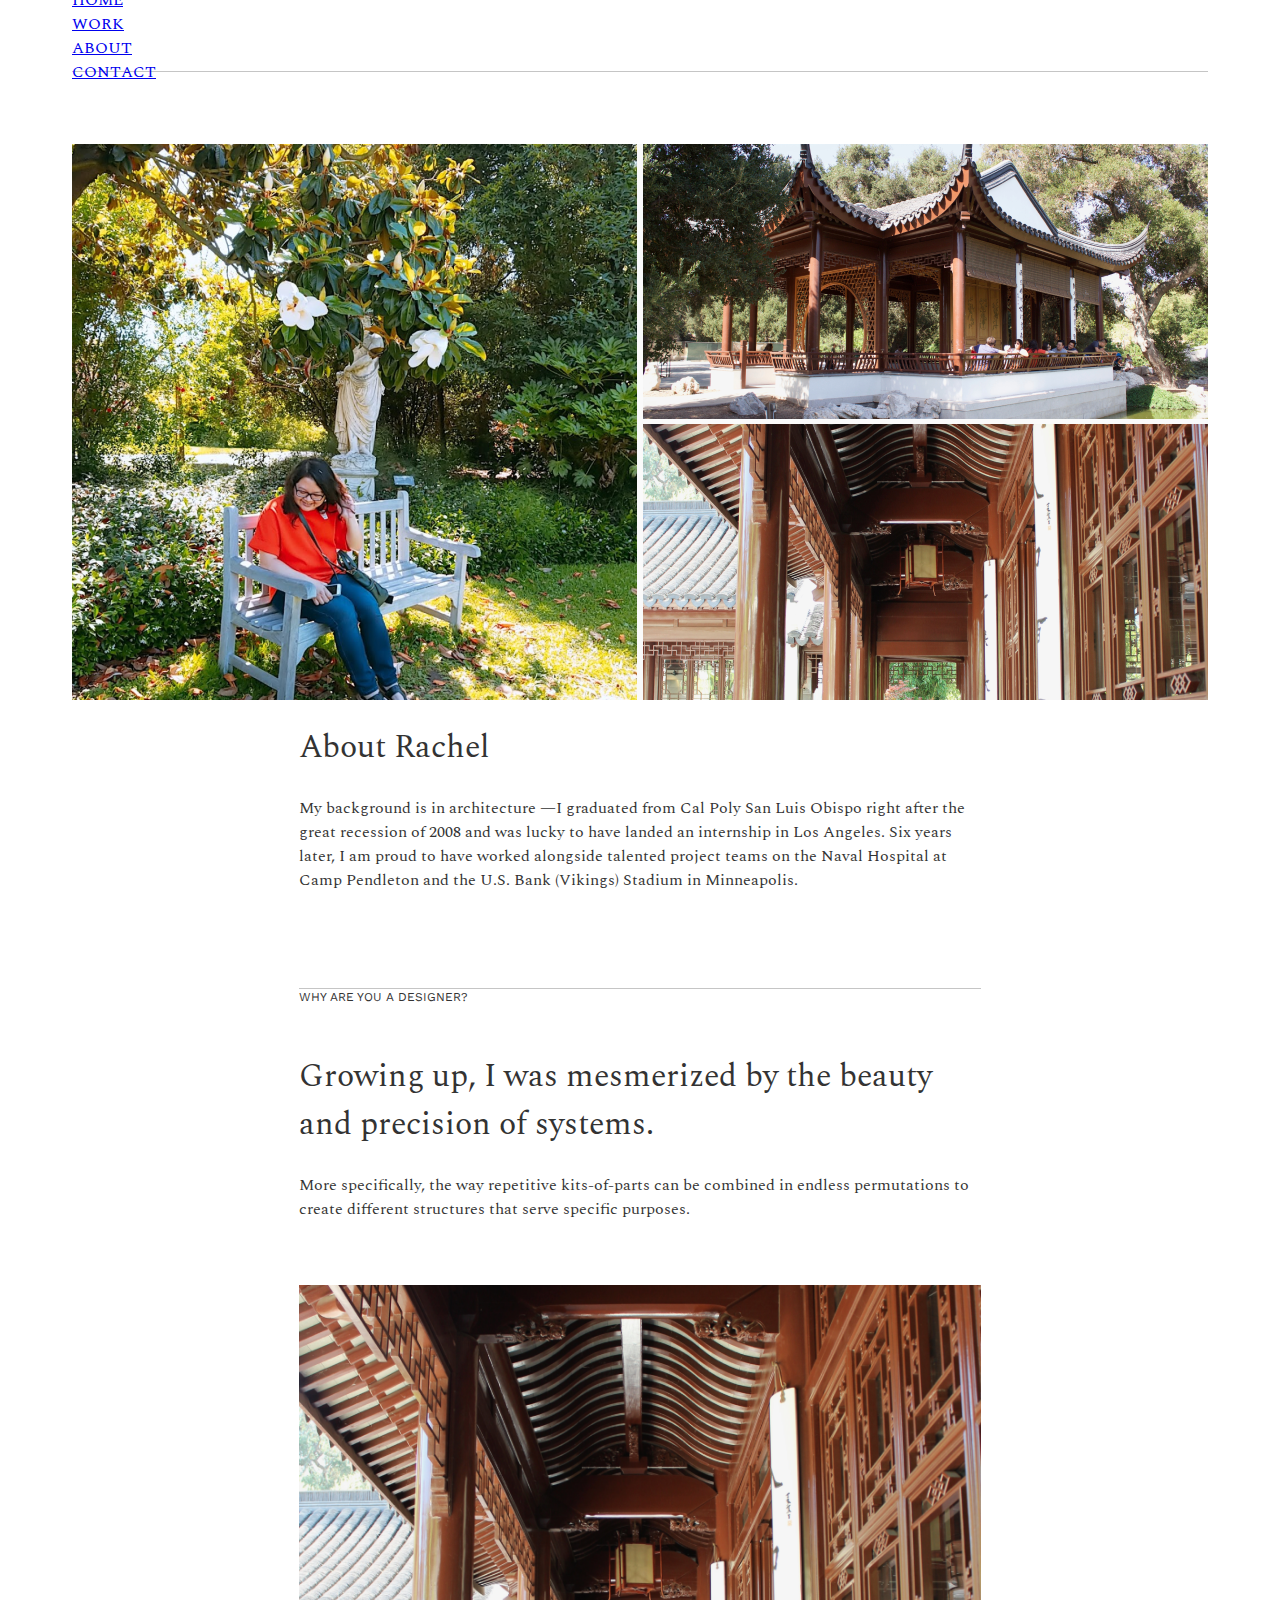
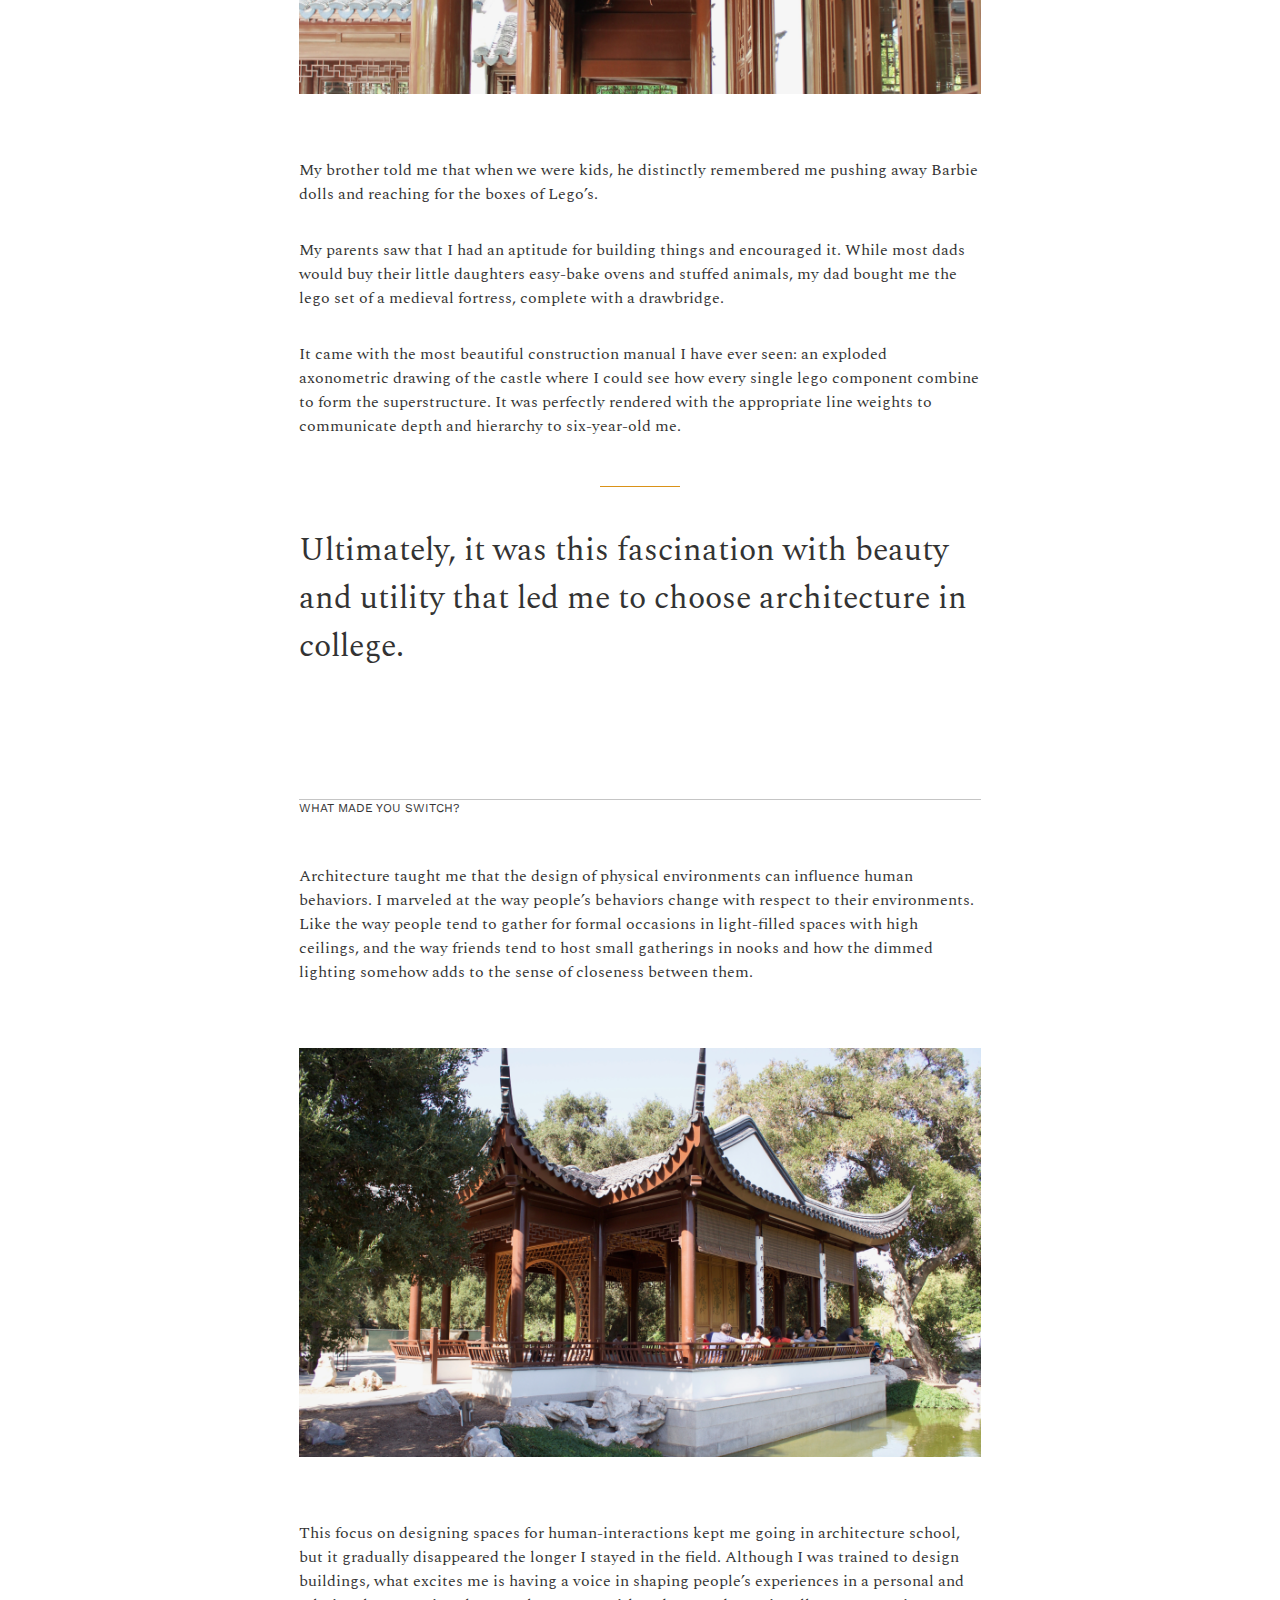
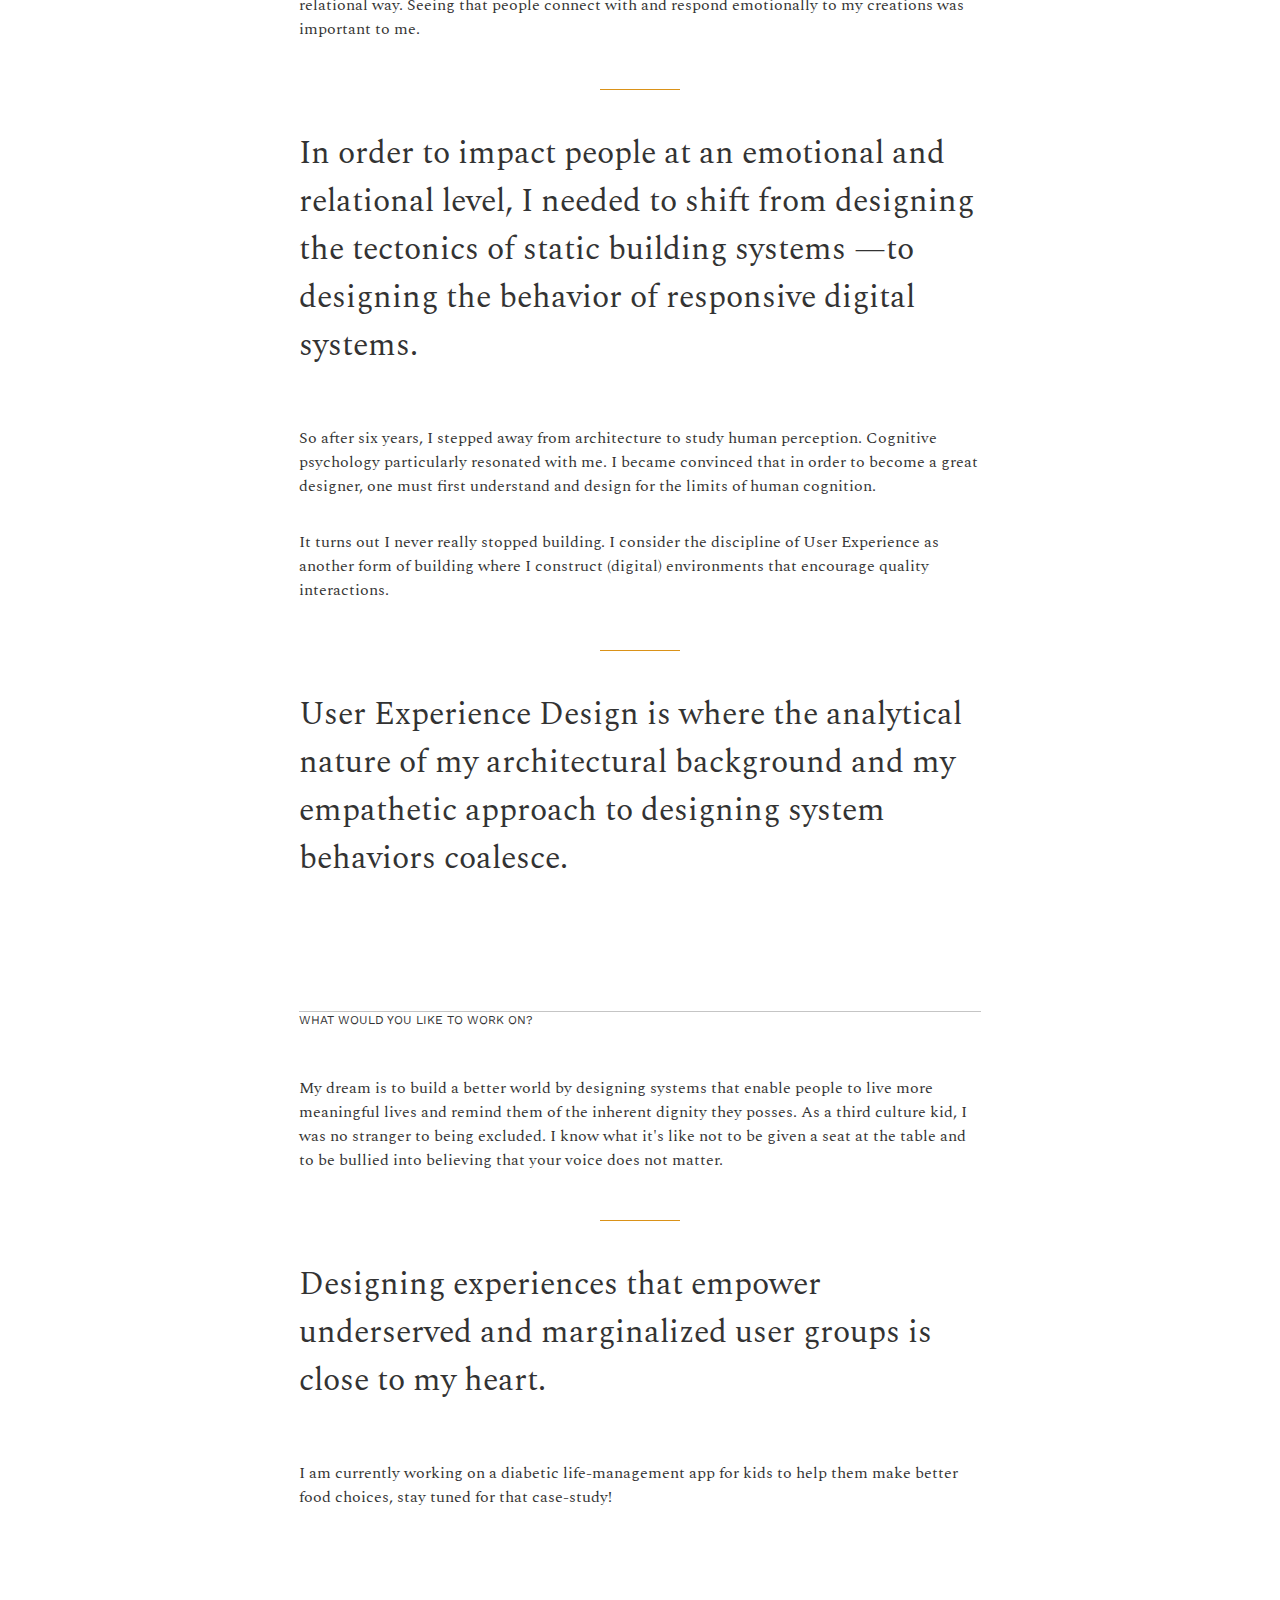
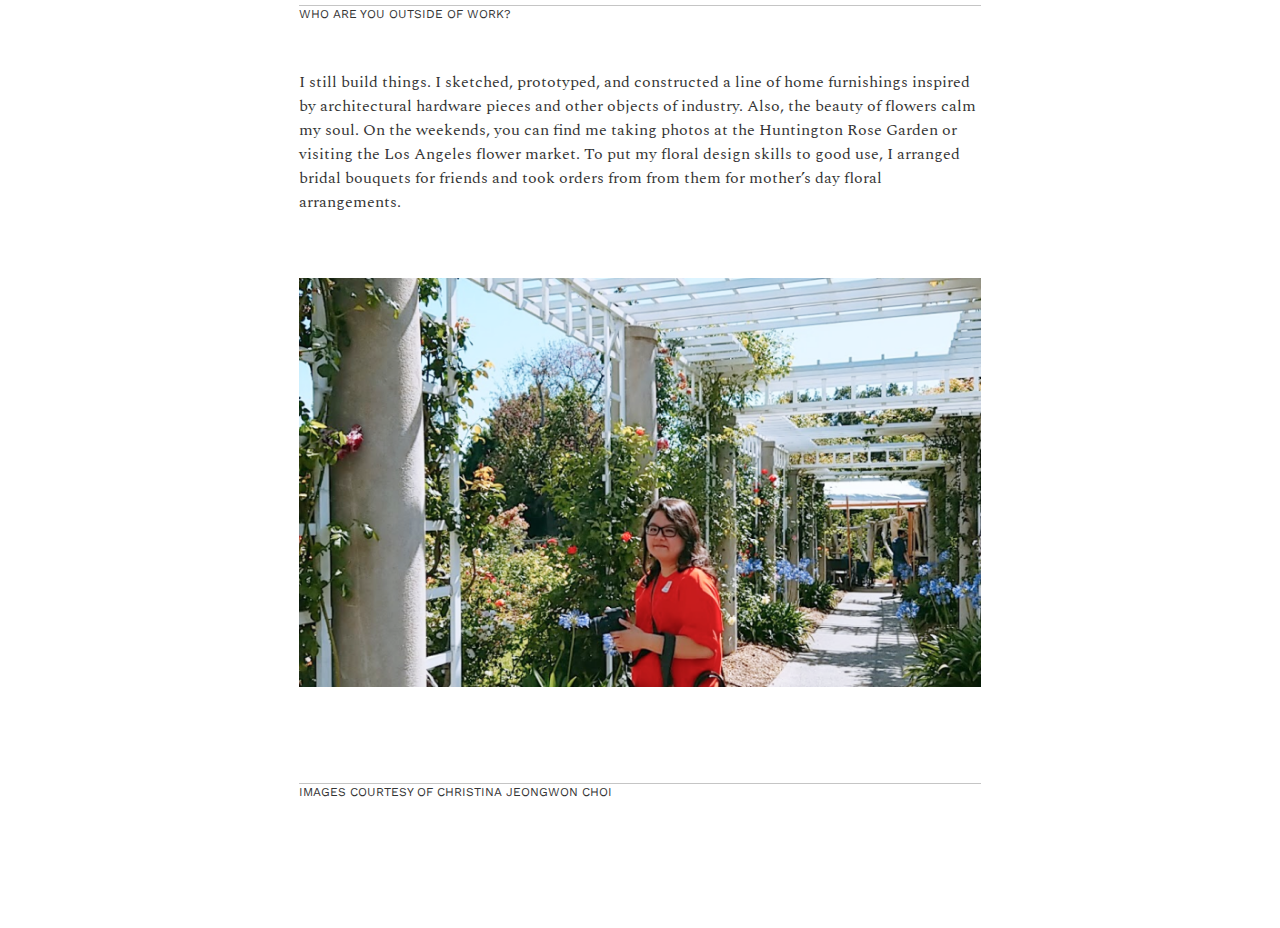
<file: about.html>
<!DOCTYPE html>
<html lang="en" dir="ltr">
<head>
  <meta charset="utf-8">
  <title>Rachel's UX Portfolio: About</title>
  <meta name="viewport" content="width=device-width, initial-scale=1">
  <!-- Reset.css -->
  <link rel="stylesheet" href="css/reset.css">
  <!-- master.css -->
  <link rel="stylesheet" href="css/about.css">
  <!-- googlefonts -->
  <link href="https://fonts.googleapis.com/css?family=Spectral:500,600" rel="stylesheet">
  <link href="https://fonts.googleapis.com/css?family=Work+Sans:300,500,600" rel="stylesheet">
  <link href="https://fonts.googleapis.com/css?family=Fira+Mono" rel="stylesheet">
  <!-- Font Awesome -->
  <link rel="stylesheet" href="https://use.fontawesome.com/releases/v5.1.0/css/all.css" integrity="sha384-lKuwvrZot6UHsBSfcMvOkWwlCMgc0TaWr+30HWe3a4ltaBwTZhyTEggF5tJv8tbt" crossorigin="anonymous">
</head>
<body>

  <div class="container">
    <main>

      <header>
        <div class="ralogo"></div>
        <nav class="nav-main">
          <ul class="menu">
            <li><a href="index.html">HOME</a></li>
            <li><a href="#">WORK</a></li>
            <li><a href="about.html">ABOUT</a></li>
            <li><a href="#">CONTACT</a></li>
          </ul>
        </nav>
      </header>

        <div class="hero-content">
          <div class="hero-left">
            <img class="hero-big" src="assets/about/1x/about1.png" />
          </div>
          <div class="hero-right">
              <img class="hero-small" src="assets/about/1x/about2.png" />
              <img class="hero-small" src="assets/about/1x/about3.png" />
          </div>
        </div>
      <div class="about">
        <h3 class="centered-title">About Rachel</h3>
        <p>My background is in architecture —I graduated from Cal Poly San Luis Obispo right after the great recession of 2008 and was lucky to have landed an internship in Los Angeles.  Six years later, I am proud to have worked alongside talented project teams on the Naval Hospital at Camp Pendleton and the U.S. Bank (Vikings) Stadium in Minneapolis. </p>
        <!-- section1 -->
        <div class="section-separator">
          <h5>WHY ARE YOU A DESIGNER?</h5>
        </div>
        <h3>Growing up, I was mesmerized by the beauty and precision of systems.</h3>
        <p>More specifically, the way repetitive kits-of-parts can be combined in endless permutations to create different structures that serve specific purposes.</p>
        <div class="img-contain1">
          <img class="img-incontain1" src="assets/about/1x/about4.png" />
        </div>
        <p>My brother told me that when we were kids, he distinctly remembered me pushing away Barbie dolls and reaching for the boxes of Lego’s. </p>
        <p>My parents saw that I had an aptitude for building things and encouraged it. While most dads would buy their little daughters easy-bake ovens and stuffed animals, my dad bought me the lego set of a medieval fortress, complete with a drawbridge.</p>
        <p>It came with the most beautiful construction manual I have ever seen: an exploded axonometric drawing of the castle where I could see how every single lego component combine to form the superstructure. It was perfectly rendered with the appropriate line weights to communicate depth and hierarchy  to six-year-old me.</p>
        <div class="page-separator"></div>
        <h3 class="pullquotes">Ultimately, it was this fascination with beauty and utility that led me to choose architecture in college.</h3>
        <!-- section2 -->
        <div class="section-separator">
          <h5>WHAT MADE YOU SWITCH?</h5>
        </div>
        <p>Architecture taught me that the design of physical environments can influence human behaviors. I marveled at the way people’s behaviors change with respect to their environments. Like the way people tend to gather for formal occasions in light-filled spaces with high ceilings, and the way friends tend to host small gatherings in nooks and how the dimmed lighting somehow adds to the sense of closeness between them.</p>
        <div class="img-contain1">
          <img class="img-incontain1" src="assets/about/1x/about5.png" />
        </div>
        <p>This focus on designing spaces for human-interactions kept me going in architecture school, but it gradually disappeared the longer I stayed in the field. Although I was trained to design buildings, what excites me is having a voice in shaping people’s experiences in a personal and relational way. Seeing that people connect with and respond emotionally to my creations was important to me.</p>
        <div class="page-separator"></div>
        <h3 class="pullquotes">In order to impact people at an emotional and relational level, I needed to shift from designing the tectonics of static building systems —to designing the behavior of responsive digital systems.</h3>
        <p>So after six years, I stepped away from architecture to study human perception. Cognitive psychology particularly resonated with me. I became convinced that in order to become a great designer, one must first understand and design for the limits of human cognition. </p>
        <p>It turns out I never really stopped building. I consider the discipline of User Experience as another form of building where I construct (digital) environments that encourage quality interactions.</p>
        <div class="page-separator"></div>
        <h3 class="pullquotes">User Experience Design is where the analytical nature of my architectural background and my empathetic approach to designing system behaviors coalesce.</h3>
        <!-- section3 -->
        <div class="section-separator">
          <h5>WHAT WOULD YOU LIKE TO WORK ON?</h5>
        </div>
        <p>My dream is to build a better world by designing systems that enable people to live more meaningful lives and remind them of the inherent dignity they posses.  As a third culture kid, I was no stranger to being excluded. I know what it's like not to be given a seat at the table and to be bullied into believing that your voice does not matter.</p>
        <div class="page-separator"></div>
        <h3 class="pullquotes">Designing experiences that empower underserved and  marginalized user groups is close to my heart.</h3>
        <p>I am currently working on a diabetic life-management app for kids to help them make better food choices, stay tuned for that case-study!</p>
        <!-- section4 -->
        <div class="section-separator">
          <h5>WHO ARE YOU OUTSIDE OF WORK?</h5>
        </div>
        <p>I still build things. I sketched, prototyped, and constructed  a line of home furnishings inspired by architectural hardware pieces and other objects of industry. Also, the beauty of flowers calm my soul. On the weekends, you can find me taking photos at the Huntington Rose Garden or visiting the Los Angeles flower market. To put my floral design skills to good use, I arranged bridal bouquets for friends and took orders from from them for mother’s day floral arrangements.</p>
        <div class="img-contain1">
          <img class="img-incontain1" src="assets/about/1x/about6.png" />
        </div>
        <div class="section-separator">
          <h5>IMAGES COURTESY OF CHRISTINA JEONGWON CHOI</h5>
        </div>
      </div>  <!-- .about -->
    </main>
  </div>  <!-- .container -->
</body>
</html>
</file>
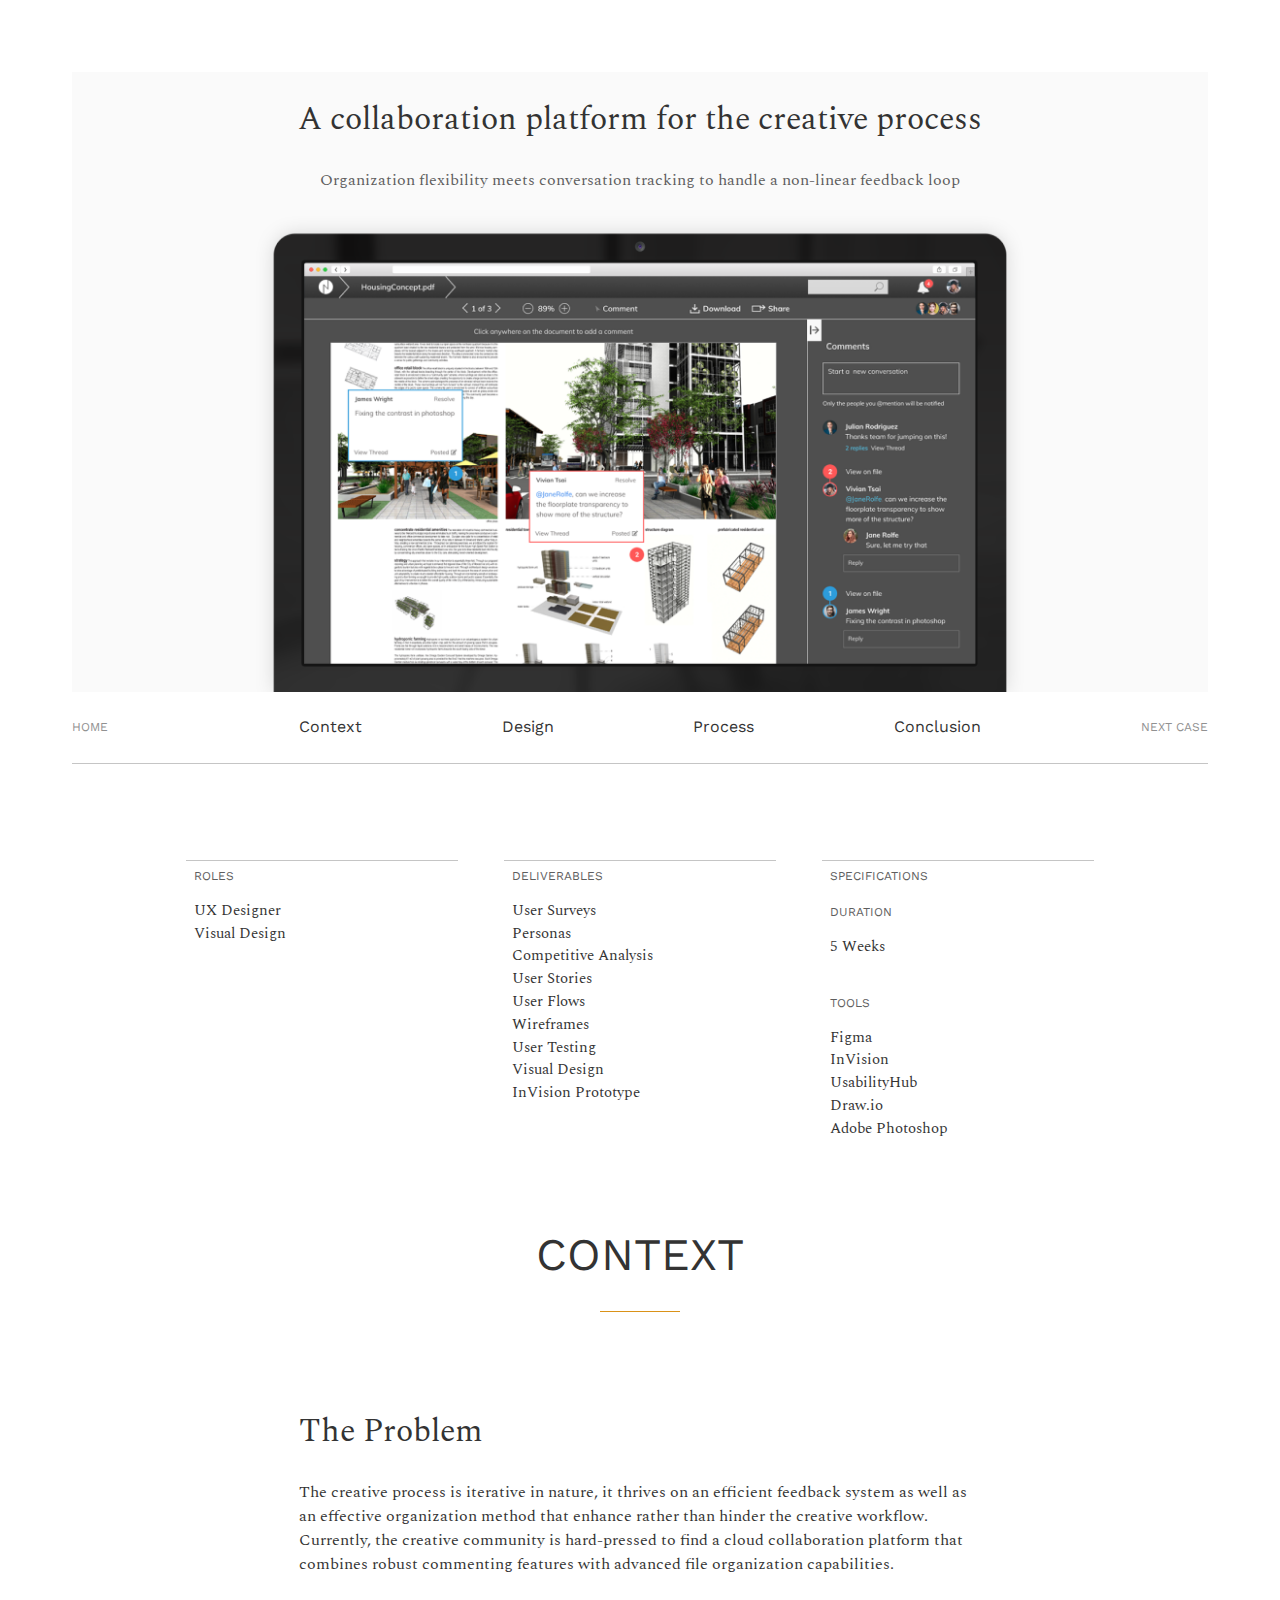
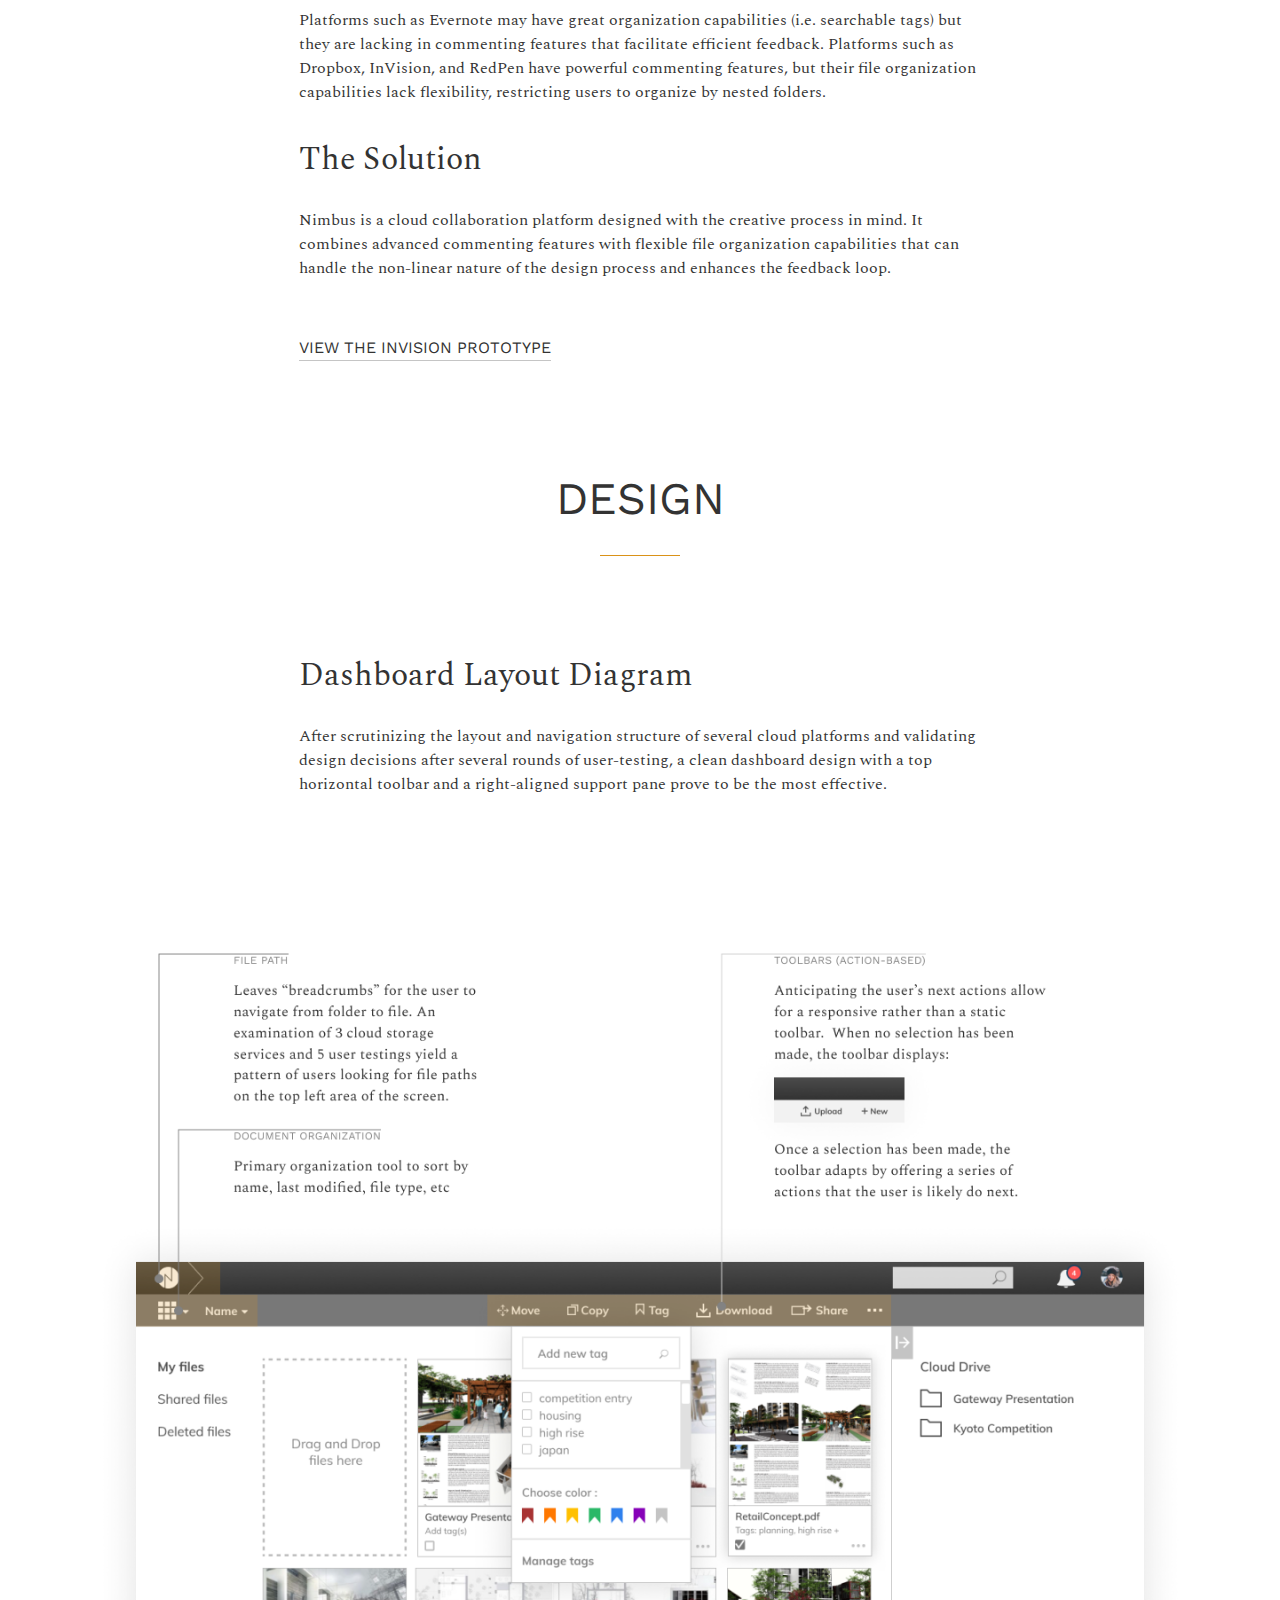
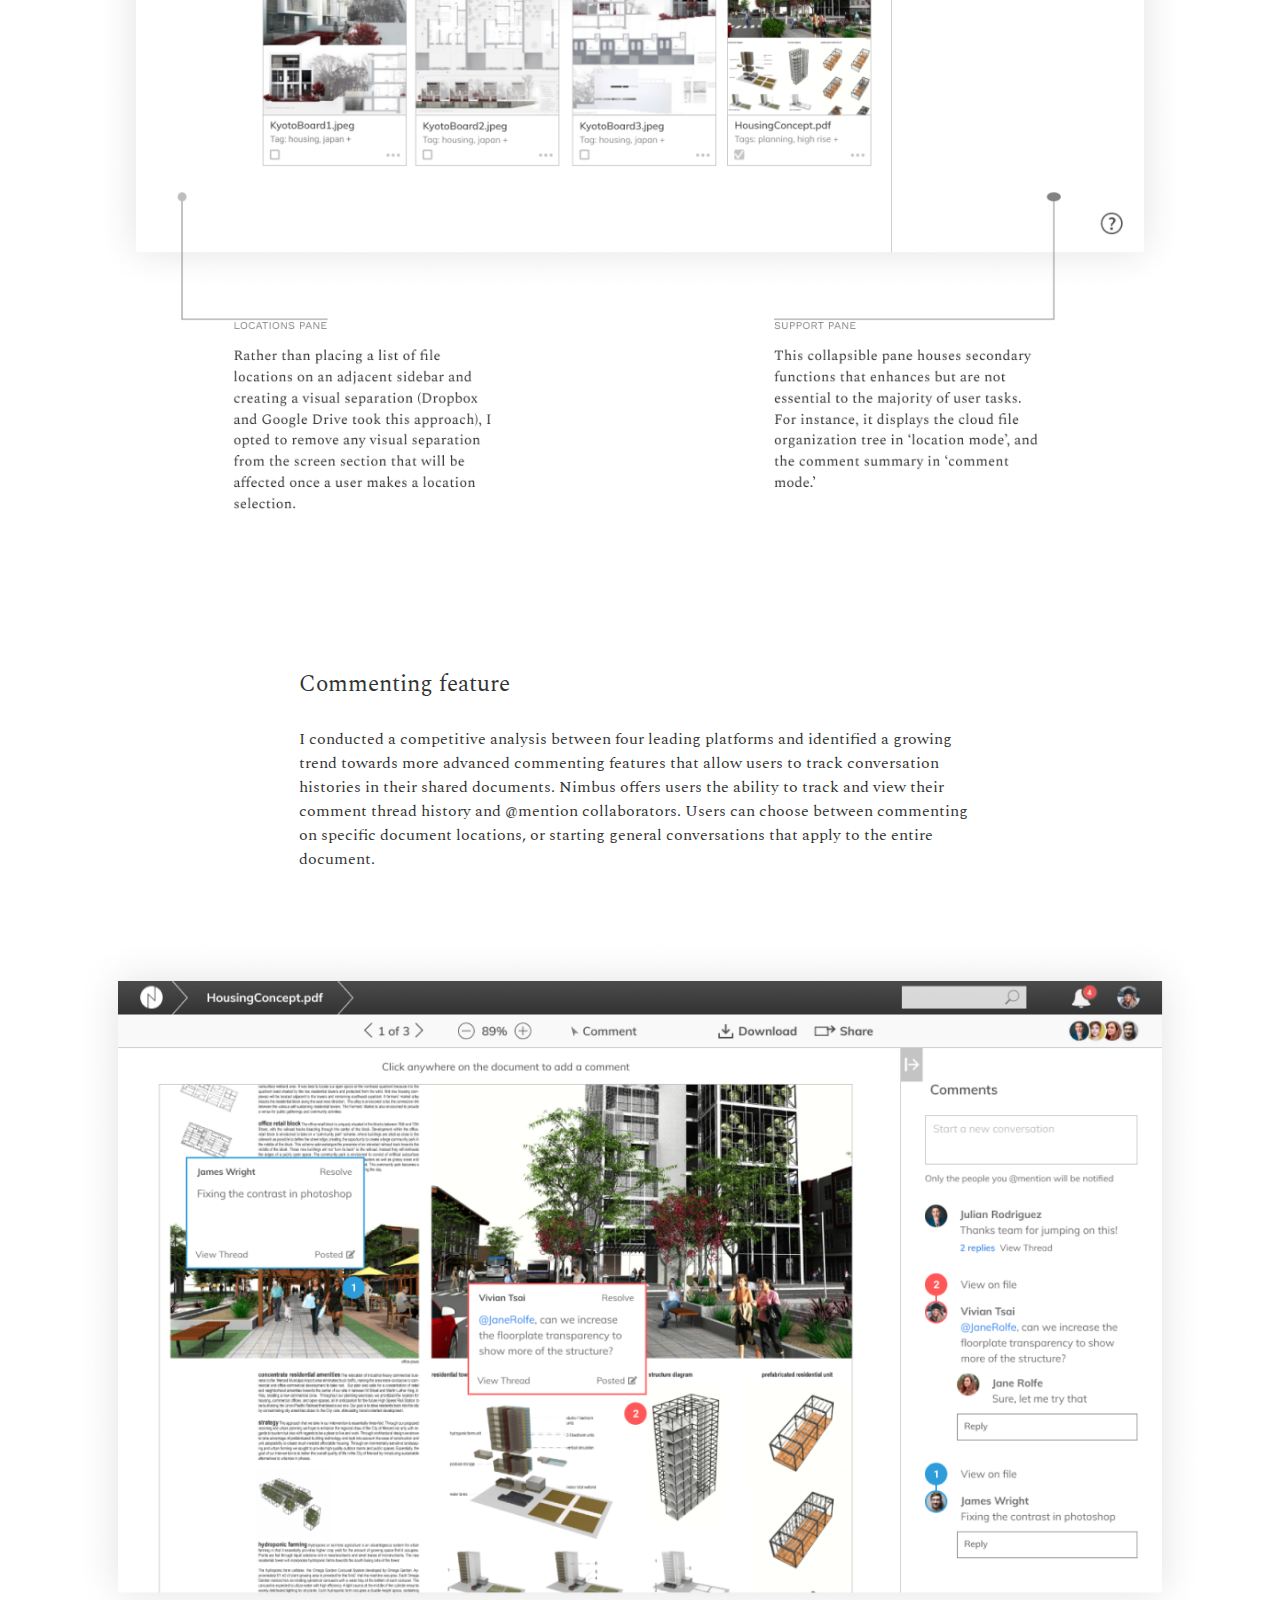
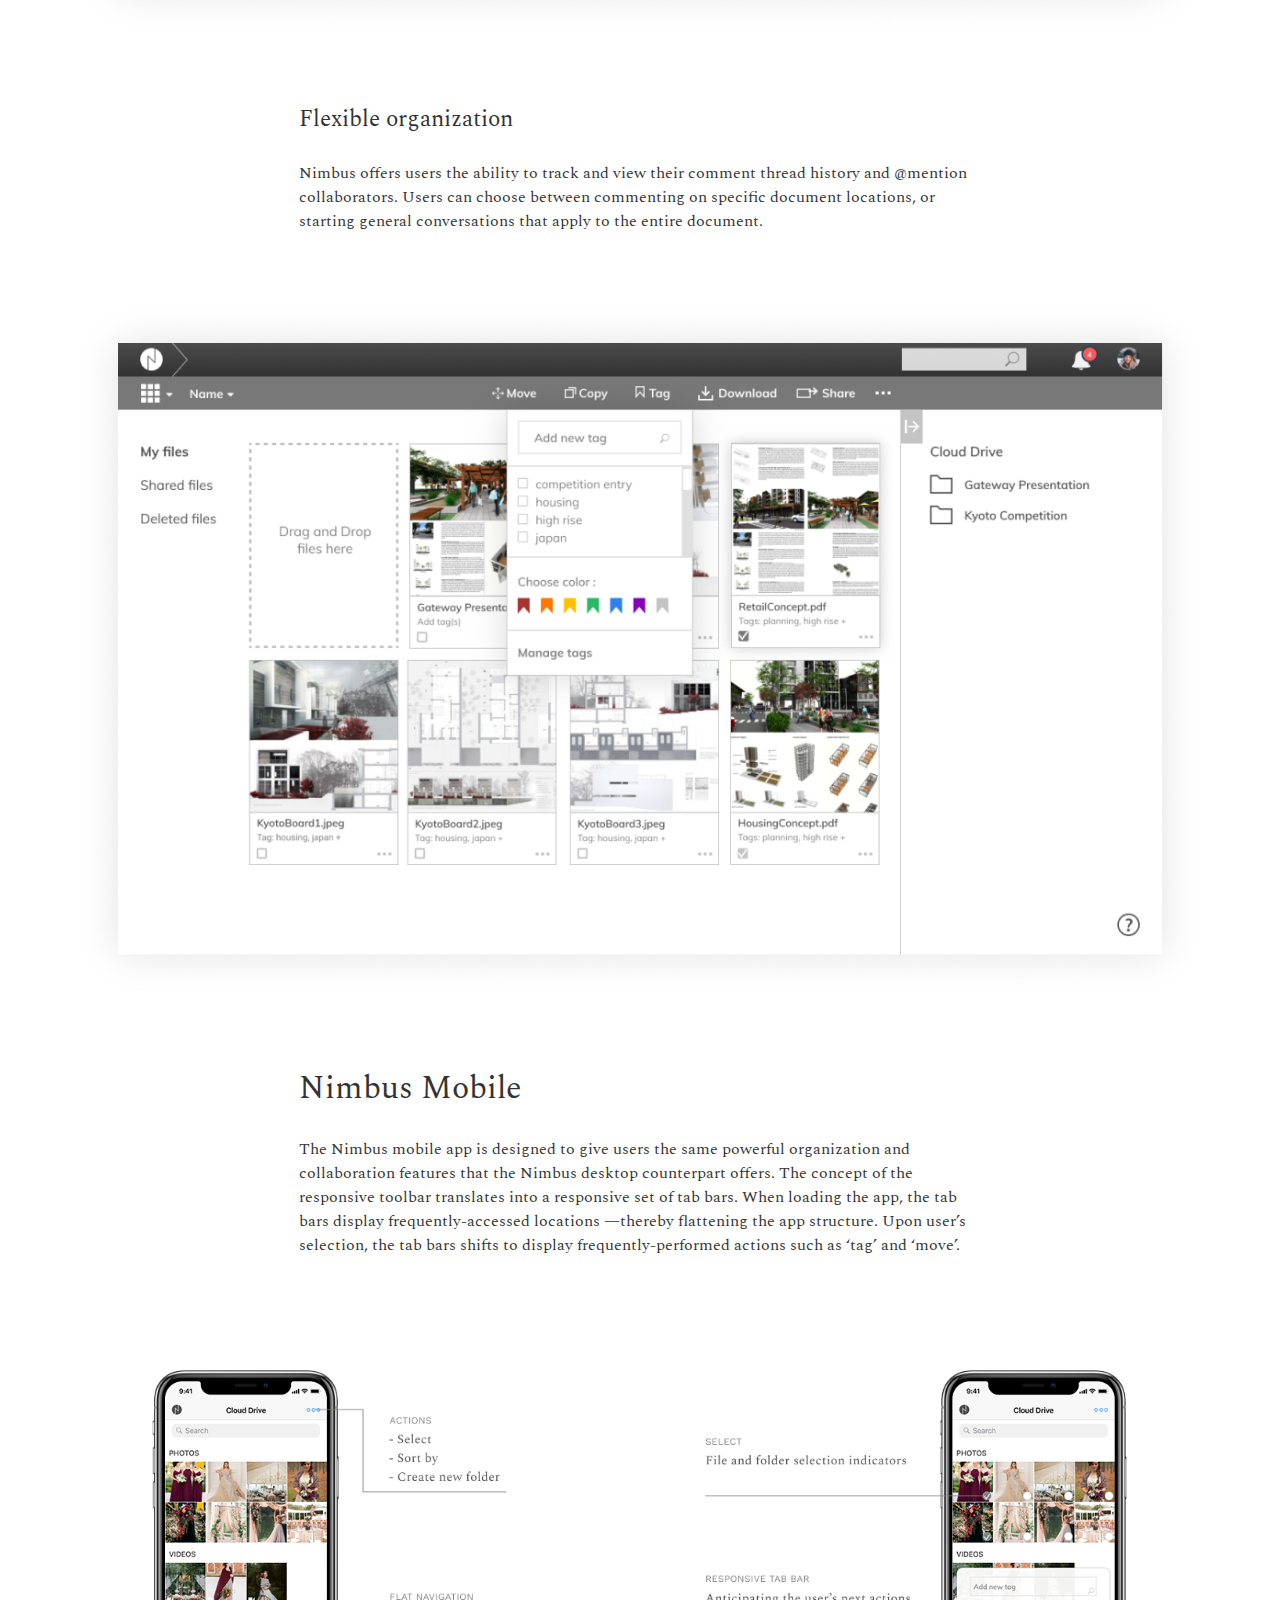
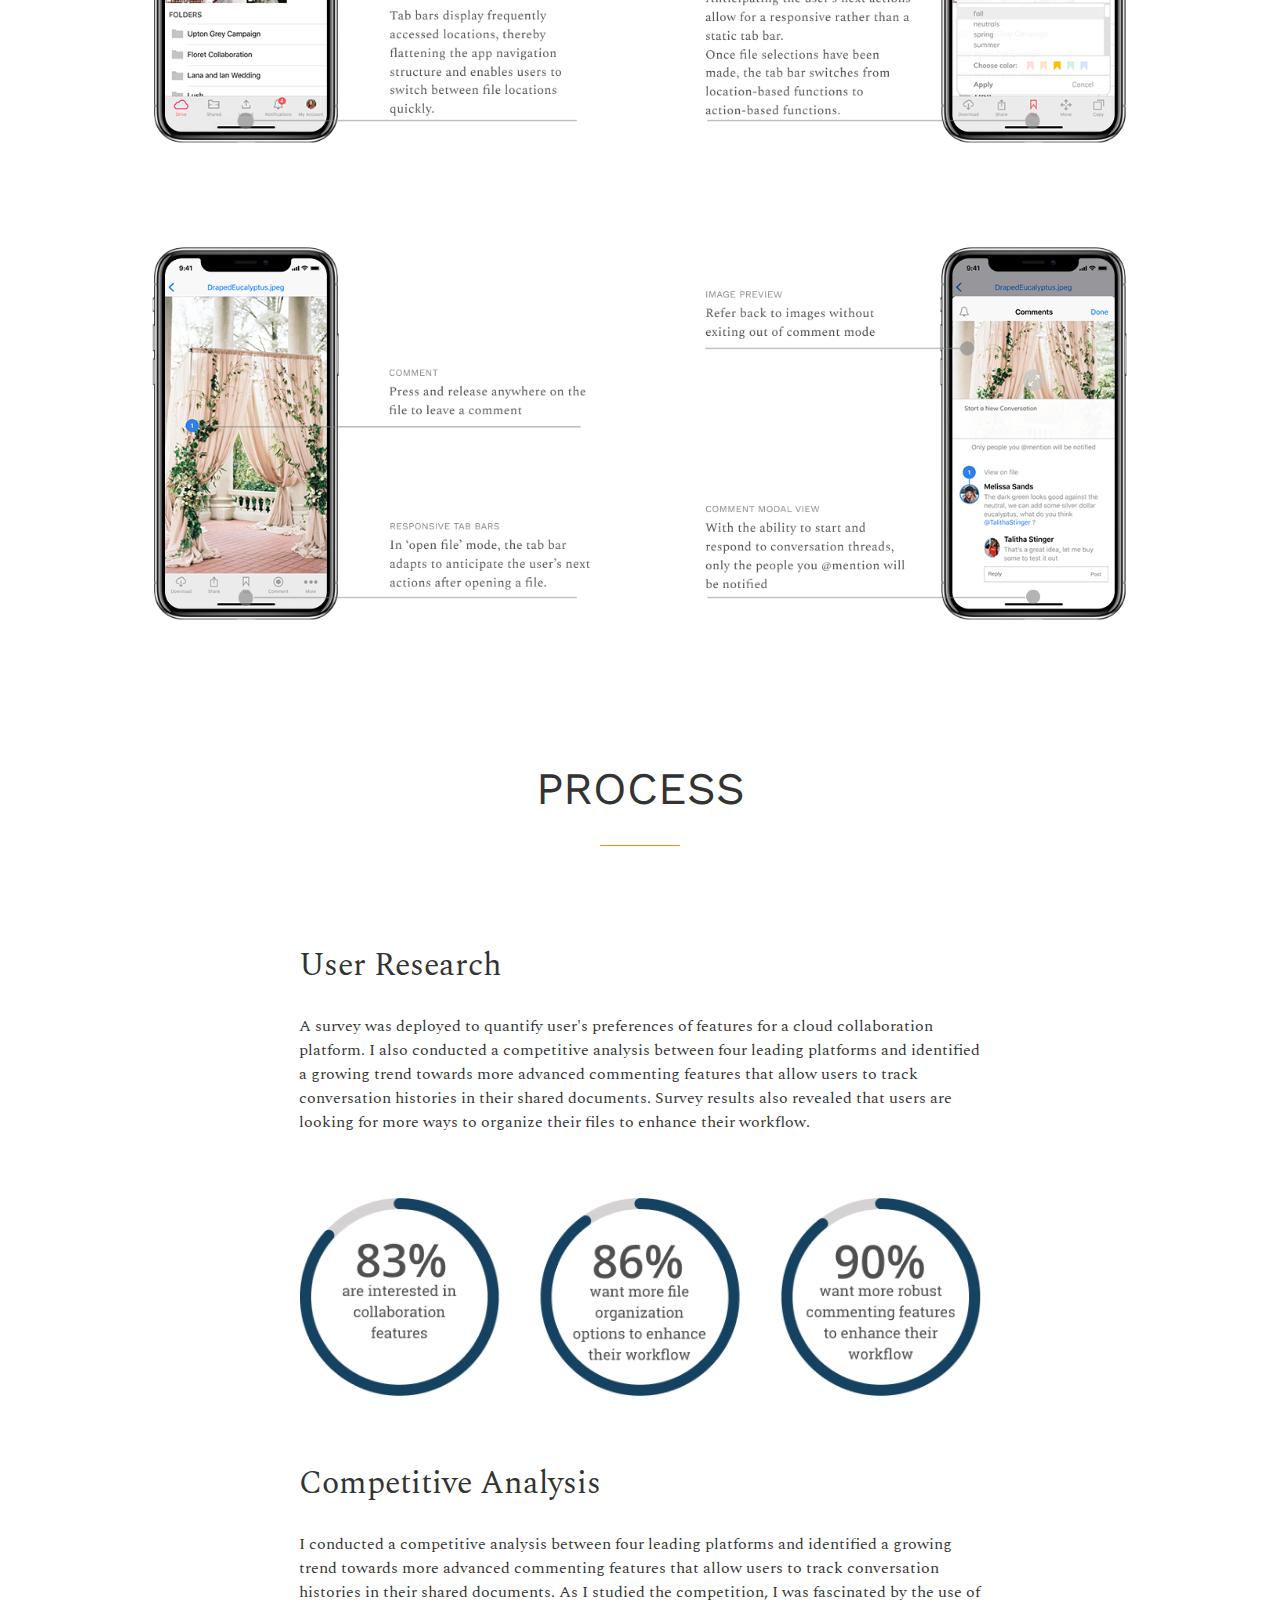
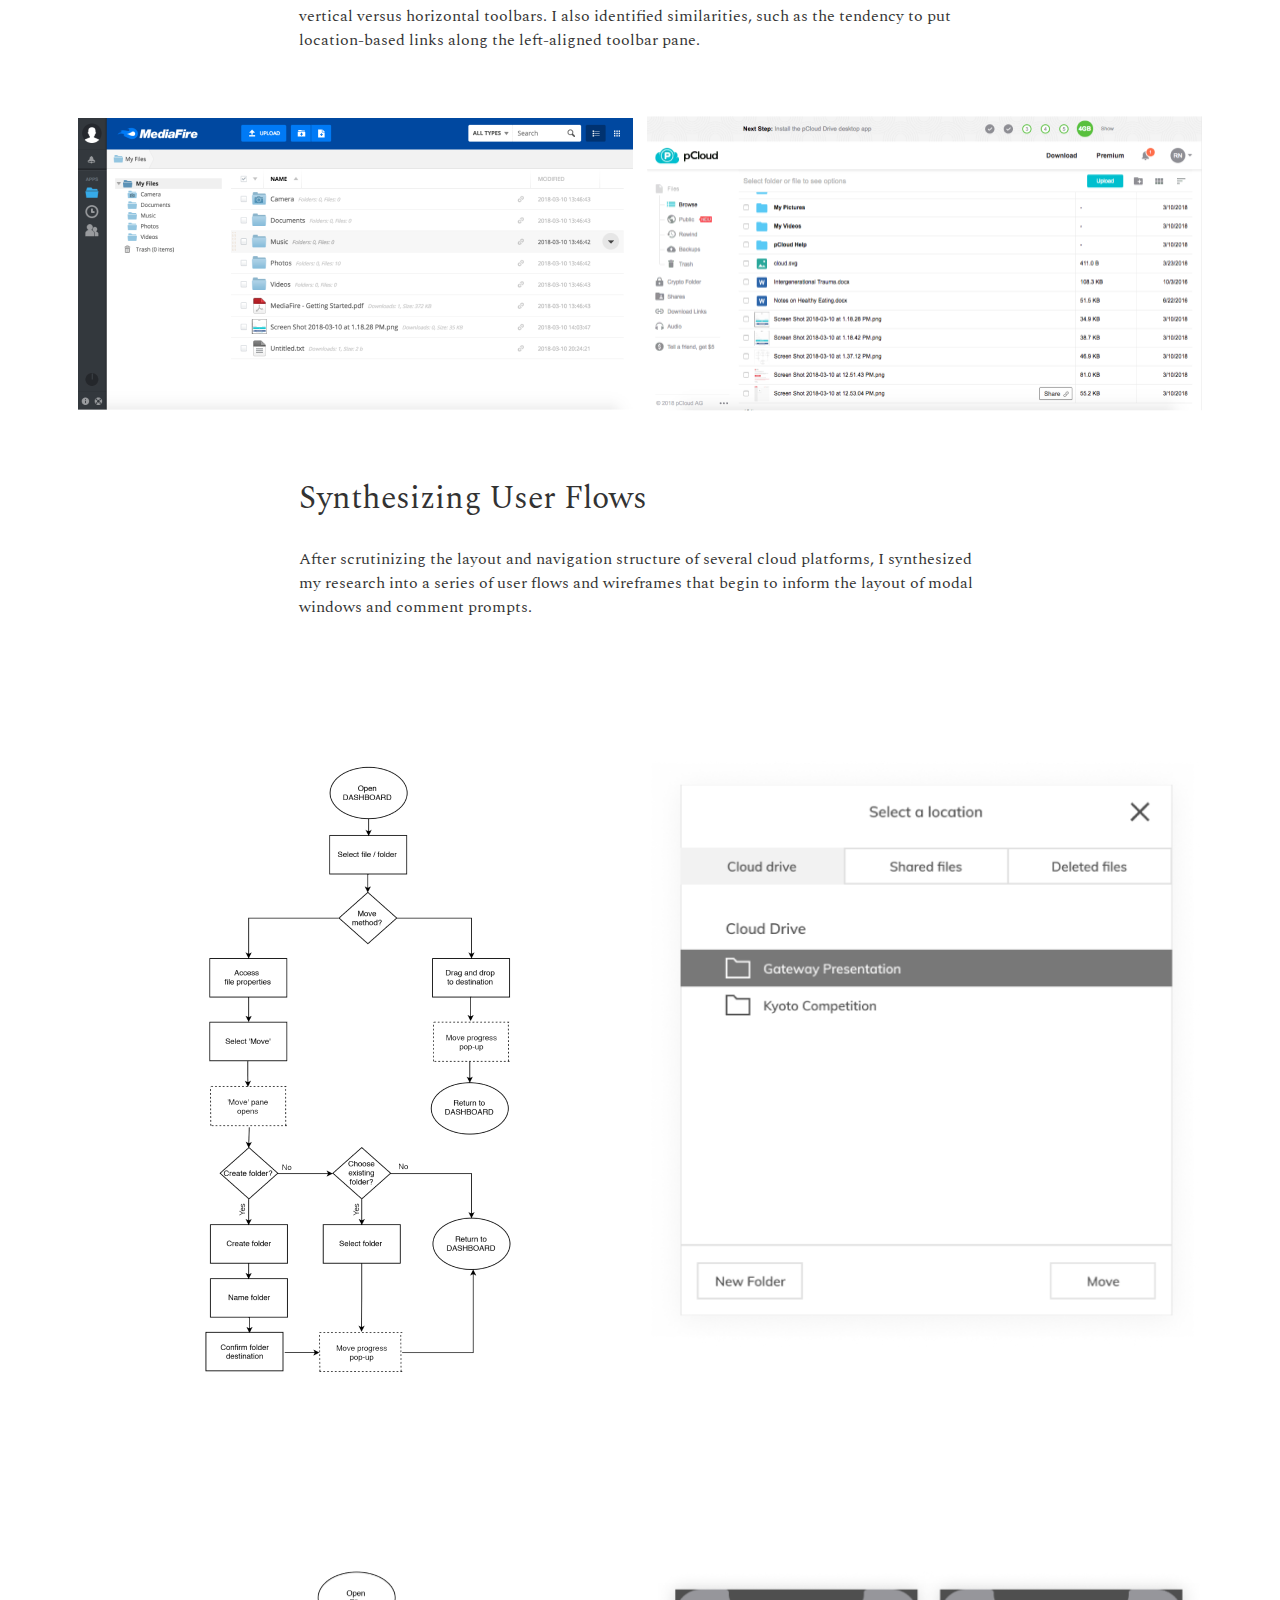
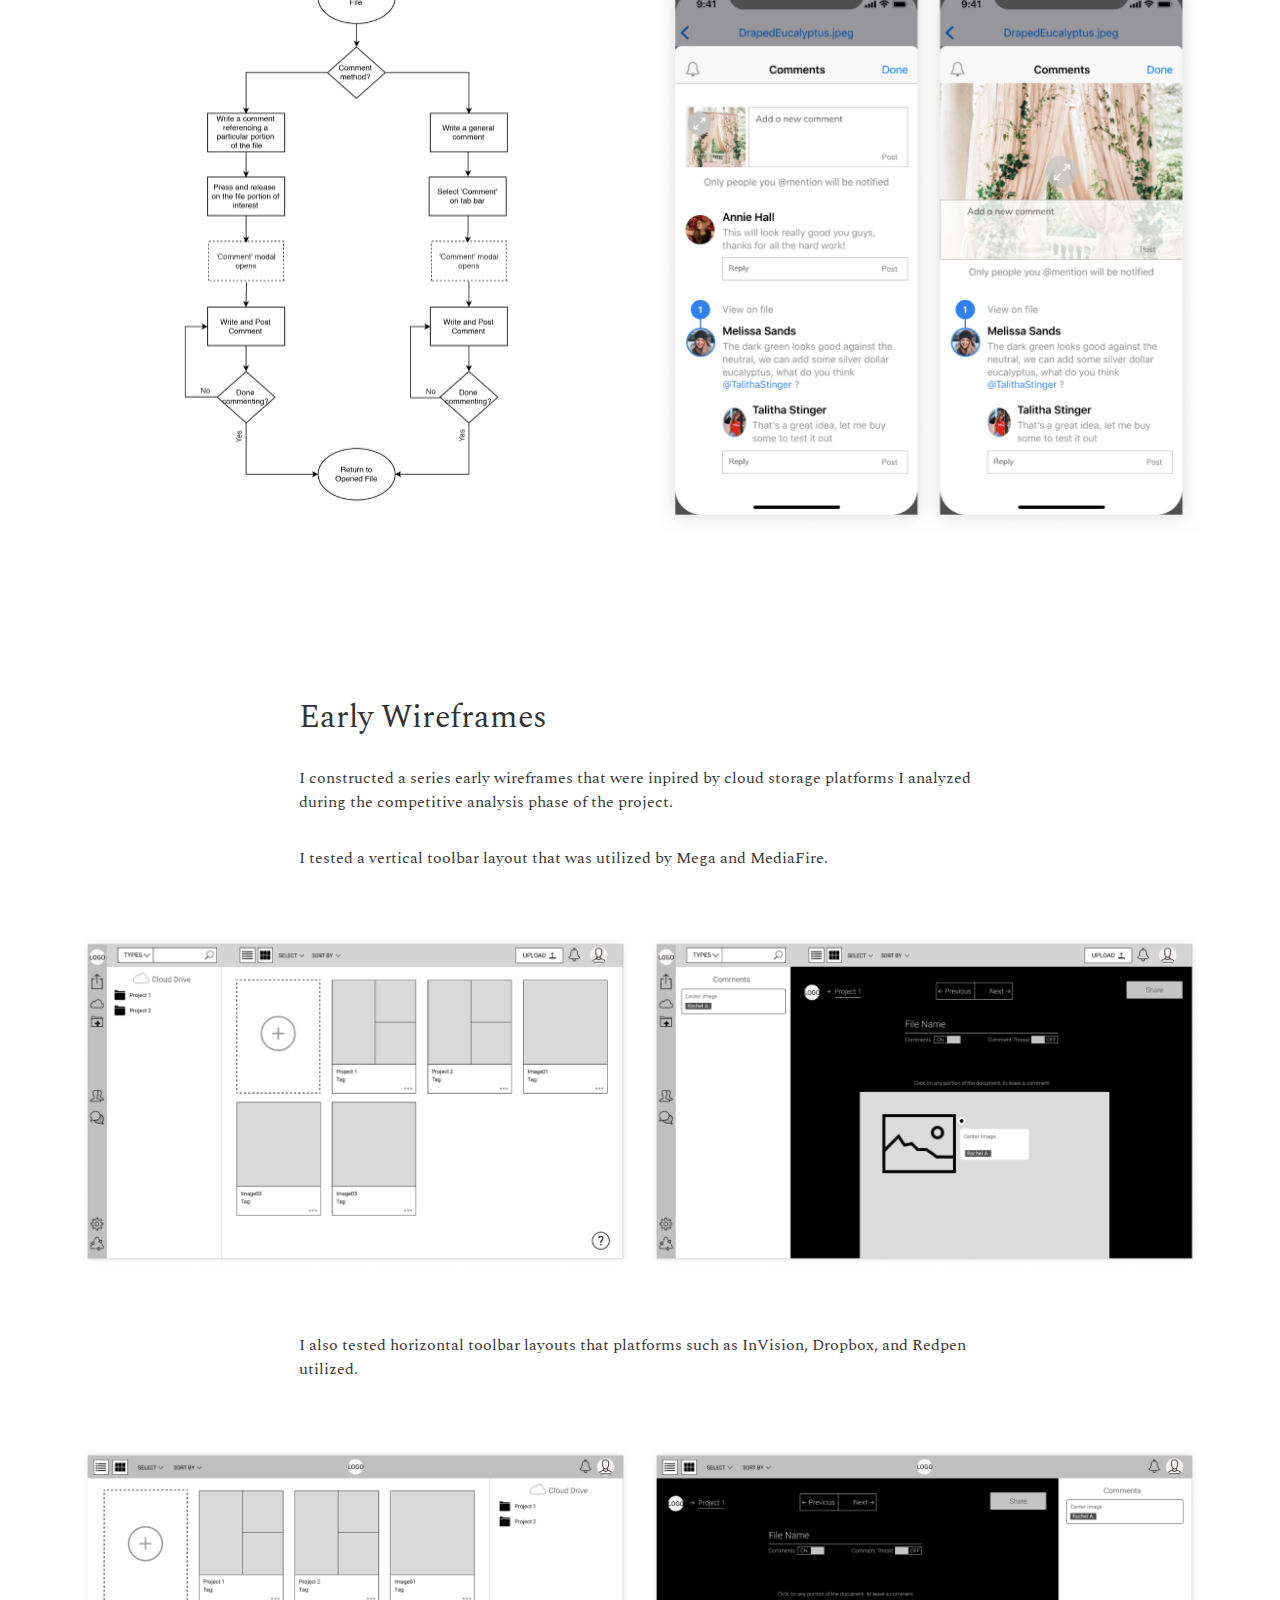
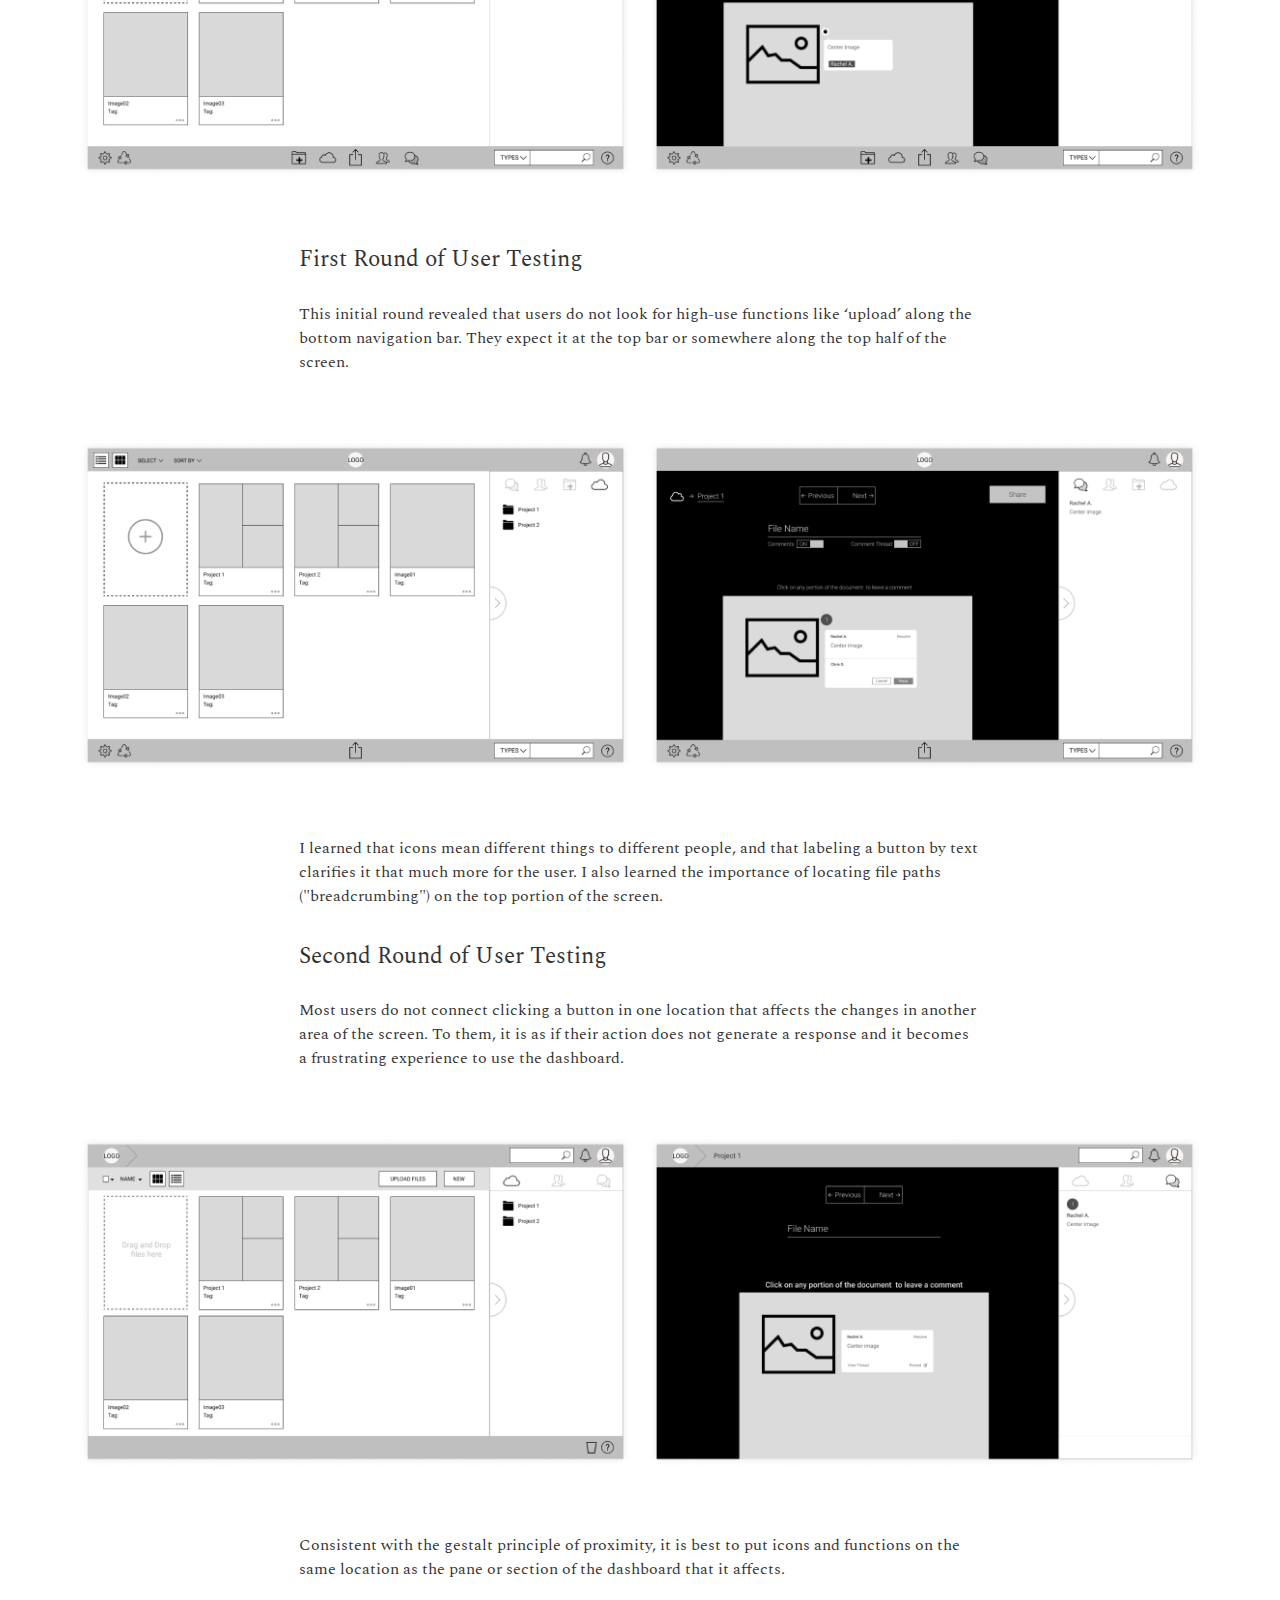
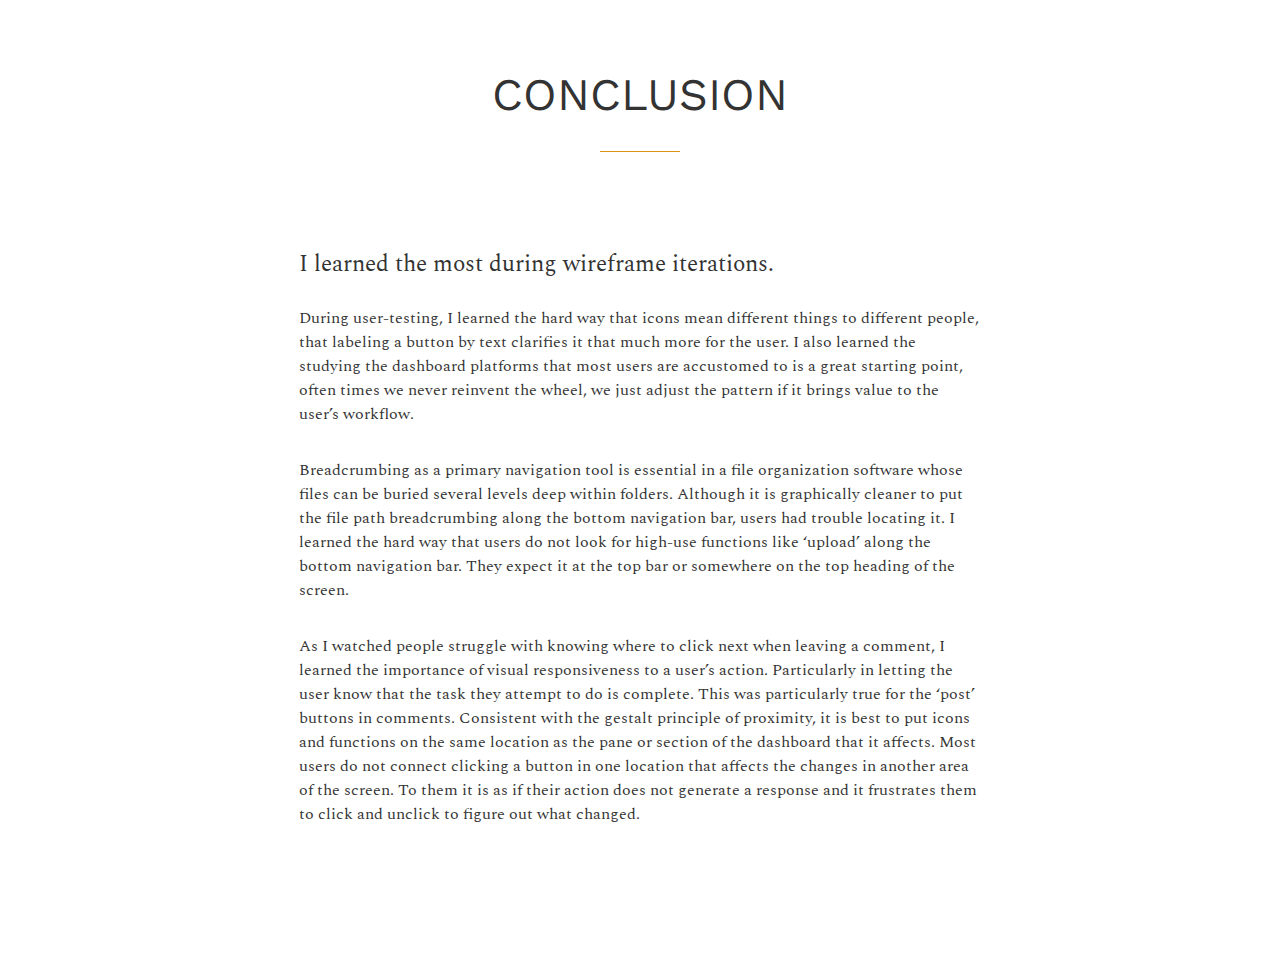
<file: casestudy-NimbusDash.html>
<!DOCTYPE html>
<html lang="en" dir="ltr">
<head>
  <meta charset="utf-8">
  <title>Rachel's UX Portfolio: Nimbus Dash</title>
  <meta name="viewport" content="width=device-width, initial-scale=1">
  <!-- Reset.css -->
  <link rel="stylesheet" href="css/reset.css">
  <!-- master.css -->
  <link rel="stylesheet" href="css/casestudy.css">
  <!-- googlefonts -->
  <link href="https://fonts.googleapis.com/css?family=Spectral:500,600" rel="stylesheet">
  <link href="https://fonts.googleapis.com/css?family=Work+Sans:300,500,600" rel="stylesheet">
  <link href="https://fonts.googleapis.com/css?family=Fira+Mono" rel="stylesheet">
  <!-- Font Awesome -->
  <link rel="stylesheet" href="https://use.fontawesome.com/releases/v5.1.0/css/all.css" integrity="sha384-lKuwvrZot6UHsBSfcMvOkWwlCMgc0TaWr+30HWe3a4ltaBwTZhyTEggF5tJv8tbt" crossorigin="anonymous">
</head>

<body>
  <div class="container">
    <main>
      <header>
        <div class="hero-content">
          <div class="hero-headline">
            <h3>A collaboration platform for the creative process</h3>
            <p>Organization flexibility meets conversation tracking to handle a non-linear feedback loop</p>
          </div>
          <img class="hero-image" src="assets/csNimbusDash/1x/heroNimbusDash.png"/>
        </div>
        <nav>
          <a class="nav-home" href="index.html"><i class="fas fa-caret-left"></i> HOME</a>
            <ul class="nav-cs">
              <li><a href="#section1">Context</a></li>
              <li><a href="#section2">Design</a></li>
              <li><a href="#section3">Process</a></li>
              <li><a href="#section4">Conclusion</a></li>
            </ul>

          <a class="nav-nextcs" href="casestudy-NimbusLanding.html">NEXT CASE <i class="fas fa-caret-right"></i></a>
        </nav>
      </header>

      <div class="casestudy">
        <div class="cs-info">
          <div class="cs-info-roles">
            <h5>ROLES</h5>
            <ul>
              <li>UX Designer</li>
              <li>Visual Design</li>
            </ul>
          </div>
          <div class="cs-info-deliverables">
            <h5>DELIVERABLES</h5>
            <ul>
              <li>User Surveys</li>
              <li>Personas</li>
              <li>Competitive Analysis</li>
              <li>User Stories</li>
              <li>User Flows</li>
              <li>Wireframes</li>
              <li>User Testing</li>
              <li>Visual Design</li>
              <li>InVision Prototype</li>
            </ul>
          </div>
          <div class="cs-info-specs">
            <h5>SPECIFICATIONS</h5>
            <h5>DURATION</h5>
            <ul>
              <li>5 Weeks</li>
            </ul>
            <p></p>
            <h5>TOOLS</h5>
            <ul>
              <li>Figma</li>
              <li>InVision</li>
              <li>UsabilityHub</li>
              <li>Draw.io</li>
              <li>Adobe Photoshop</li>
            </ul>
          </div>
        </div>
        <!-- section1 -->
        <h2 class="section-title">CONTEXT</h2>
        <div class="page-separator"></div>
        <h3>The Problem</h3>
        <p>The creative process is iterative in nature, it thrives on an efficient feedback system as well as an effective organization method that enhance rather than hinder the creative workflow. Currently, the creative community is hard-pressed to find a cloud collaboration platform that combines robust commenting features with advanced file organization capabilities.</p>
        <p>Platforms such as Evernote may have great organization capabilities (i.e. searchable tags) but they are lacking in commenting features that facilitate efficient feedback. Platforms such as Dropbox, InVision, and RedPen have powerful commenting features, but their file organization capabilities lack flexibility, restricting users to organize by nested folders.</p>
        <h3>The Solution</h3>
        <p>Nimbus is a cloud collaboration platform designed with the creative process in mind. It combines advanced commenting features with flexible file organization capabilities that can handle the non-linear nature of the design process and enhances the feedback loop.</p>
        <a class="worklink" href="https://projects.invisionapp.com/share/3EGQ7ZY2UQB#/screens">VIEW THE INVISION PROTOTYPE</a>
        <!-- section2 -->
        <h2 class="section-title">DESIGN</h2>
        <div class="page-separator"></div>
        <h3>Dashboard Layout Diagram</h3>
        <p>After scrutinizing the layout and navigation structure of several cloud platforms and validating design decisions after several rounds of user-testing, a clean dashboard design with a top horizontal toolbar and a right-aligned support pane prove to be the most effective.</p>
        <img class="img-fullwidth" src="assets/csNimbusDash/2x/DashDiagram.png" />
        <h4>Commenting feature</h4>
        <p>I conducted a competitive analysis between four leading platforms and identified a growing trend towards more advanced commenting features that allow users to track conversation histories in their shared documents. Nimbus offers users the ability to track and view their comment thread history and @mention collaborators. Users can choose between commenting on specific document locations, or starting general conversations that apply to the entire document. </p>
        <img class="img-fullwidth" src="assets/csNimbusDash/1x/DashComment.png" />
        <h4>Flexible organization</h4>
        <p>Nimbus offers users the ability to track and view their comment thread history and @mention collaborators. Users can choose between commenting on specific document locations, or starting general conversations that apply to the entire document.</p>
        <img class="img-fullwidth" src="assets/csNimbusDash/1x/DashOrganize.png" />
        <h3>Nimbus Mobile</h3>
        <p>The Nimbus mobile app is designed to give users the same powerful organization and collaboration features that the Nimbus desktop counterpart offers. The concept of the responsive toolbar translates into a responsive set of tab bars. When loading the app, the tab bars display frequently-accessed locations —thereby flattening the app structure. Upon user’s selection, the tab bars shifts to display frequently-performed actions such as ‘tag’ and ‘move’.</p>
        <div class="img-contain4">
          <img class="img-incontain4" src="assets/csNimbusDash/1x/AppDiagram1.png"/>
          <img class="img-incontain4" src="assets/csNimbusDash/1x/AppDiagram2.png"/>
          <img class="img-incontain4" src="assets/csNimbusDash/1x/AppDiagram3.png"/>
          <img class="img-incontain4" src="assets/csNimbusDash/1x/AppDiagram4.png"/>
        </div>
        <!-- section3 -->
        <h2 class="section-title">PROCESS</h2>
        <div class="page-separator"></div>
        <h3>User Research</h3>
        <p>A survey was deployed to quantify user's preferences of features for a cloud collaboration platform. I also conducted a competitive analysis between four leading platforms and identified a growing trend towards more advanced commenting features that allow users to track conversation histories in their shared documents. Survey results also revealed that users are looking for more ways to organize their files to enhance their workflow.</p>
        <div class="img-contain1">
          <img class="img-incontain1" src="assets/csNimbusDash/1x/SurveyResults.png" />
        </div>
        <h3>Competitive Analysis</h3>
        <p>I conducted a competitive analysis between four leading platforms and identified a growing trend towards more advanced commenting features that allow users to track conversation histories in their shared documents. As I studied the competition, I was fascinated by the use of vertical versus horizontal toolbars. I also identified similarities, such as the tendency to put location-based links along the left-aligned toolbar pane. </p>
        <div class="img-contain2">
          <img class="img-incontain2" src="assets/csNimbusDash/1x/DashMediafire.png"/>
          <img class="img-incontain2" src="assets/csNimbusDash/1x/DashPcloud.png"/>
        </div>
        <h3>Synthesizing User Flows</h3>
        <p>After scrutinizing the layout and navigation structure of several cloud platforms, I synthesized my research into a series of user flows and wireframes that begin to inform the layout of modal windows and comment prompts.</p>
        <div class="img-contain2">
          <img class="img-incontain2" src="assets/csNimbusDash/1x/UserflowMove.png"/>
          <img class="img-incontain2" src="assets/csNimbusDash/1x/Modal Move.png"/>
        </div>
        <div class="img-contain2">
          <img class="img-incontain2" src="assets/csNimbusDash/1x/UserflowComment.png"/>
          <img class="img-incontain2" src="assets/csNimbusDash/1x/MobileComment.png"/>
        </div>
        <h3>Early Wireframes</h3>
        <p>I constructed a series early wireframes that were inpired by cloud storage platforms I analyzed during the competitive analysis phase of the project.</p>
        <p>I tested a vertical toolbar layout that was utilized by Mega and MediaFire.</p>
        <div class="img-contain2">
          <img class="img-incontain2" src="assets/csNimbusDash/1x/wf1a.png"/>
          <img class="img-incontain2" src="assets/csNimbusDash/1x/wf1b.png"/>
        </div>
        <p>I also tested horizontal toolbar layouts that platforms such as InVision, Dropbox, and Redpen utilized.</p>
        <div class="img-contain2">
          <img class="img-incontain2" src="assets/csNimbusDash/1x/wf2a.png"/>
          <img class="img-incontain2" src="assets/csNimbusDash/1x/wf2b.png"/>
        </div>
        <h4>First Round of User Testing</h4>
        <p>This initial round revealed that users do not look for high-use functions like ‘upload’ along the bottom navigation bar. They expect it at the top bar or somewhere along the top half of the screen.</p>
        <div class="img-contain2">
          <img class="img-incontain2" src="assets/csNimbusDash/1x/wf3a.png"/>
          <img class="img-incontain2" src="assets/csNimbusDash/1x/wf3b.png"/>
        </div>
        <p>I learned that icons mean different things to different people, and that labeling a button by text clarifies it that much more for the user. I also learned the importance of locating file paths ("breadcrumbing") on the top portion of the screen.</p>
        <h4>Second Round of User Testing</h4>
        <p>Most users do not connect clicking a button in one location that affects the changes in another area of the screen. To them, it is as if their action does not generate a response and it becomes a frustrating experience to use the dashboard.</p>
        <div class="img-contain2">
          <img class="img-incontain2" src="assets/csNimbusDash/1x/wf4a.png"/>
          <img class="img-incontain2" src="assets/csNimbusDash/1x/wf4b.png"/>
        </div>
        <p>Consistent with the gestalt principle of proximity, it is best to put icons and functions on the same location as the pane or section of the dashboard that it affects.</p>
        <!-- section4 -->
        <h2 class="section-title">CONCLUSION</h2>
        <div class="page-separator"></div>
        <h4>I learned the most during wireframe iterations.</h4>
        <p>During user-testing, I learned the hard way that icons mean different things to different people, that labeling a button by text clarifies it that much more for the user. I also learned the studying the dashboard platforms that most users are accustomed to is a great starting point, often times we never reinvent the wheel, we just adjust the pattern if it brings value to the user’s workflow. </p>
        <p>Breadcrumbing as a primary navigation tool is essential in a file organization software whose files can be buried several levels deep within folders. Although it is graphically cleaner to put the file path breadcrumbing along the bottom navigation bar, users had trouble locating it. I learned the hard way that users do not look for high-use functions like ‘upload’ along the bottom navigation bar. They expect it at the top bar or somewhere on the top heading of the screen.</p>
        <p>As I watched people struggle with knowing where to click next when leaving a comment, I learned the importance of visual responsiveness to a user’s action. Particularly in letting the user know that the task they attempt to do is complete. This was particularly true for the ‘post’ buttons in comments. Consistent with the gestalt principle of proximity, it is best to put icons and functions on the same location as the pane or section of the dashboard that it affects. Most users do not connect clicking a button in one location that affects the changes in another area of the screen. To them it is as if their action does not generate a response and it frustrates them to click and unclick to figure out what changed.</p>
      </div>  <!-- .casestudy -->
    </main>
  </div>  <!-- .container -->
</body>
</html>
</file>
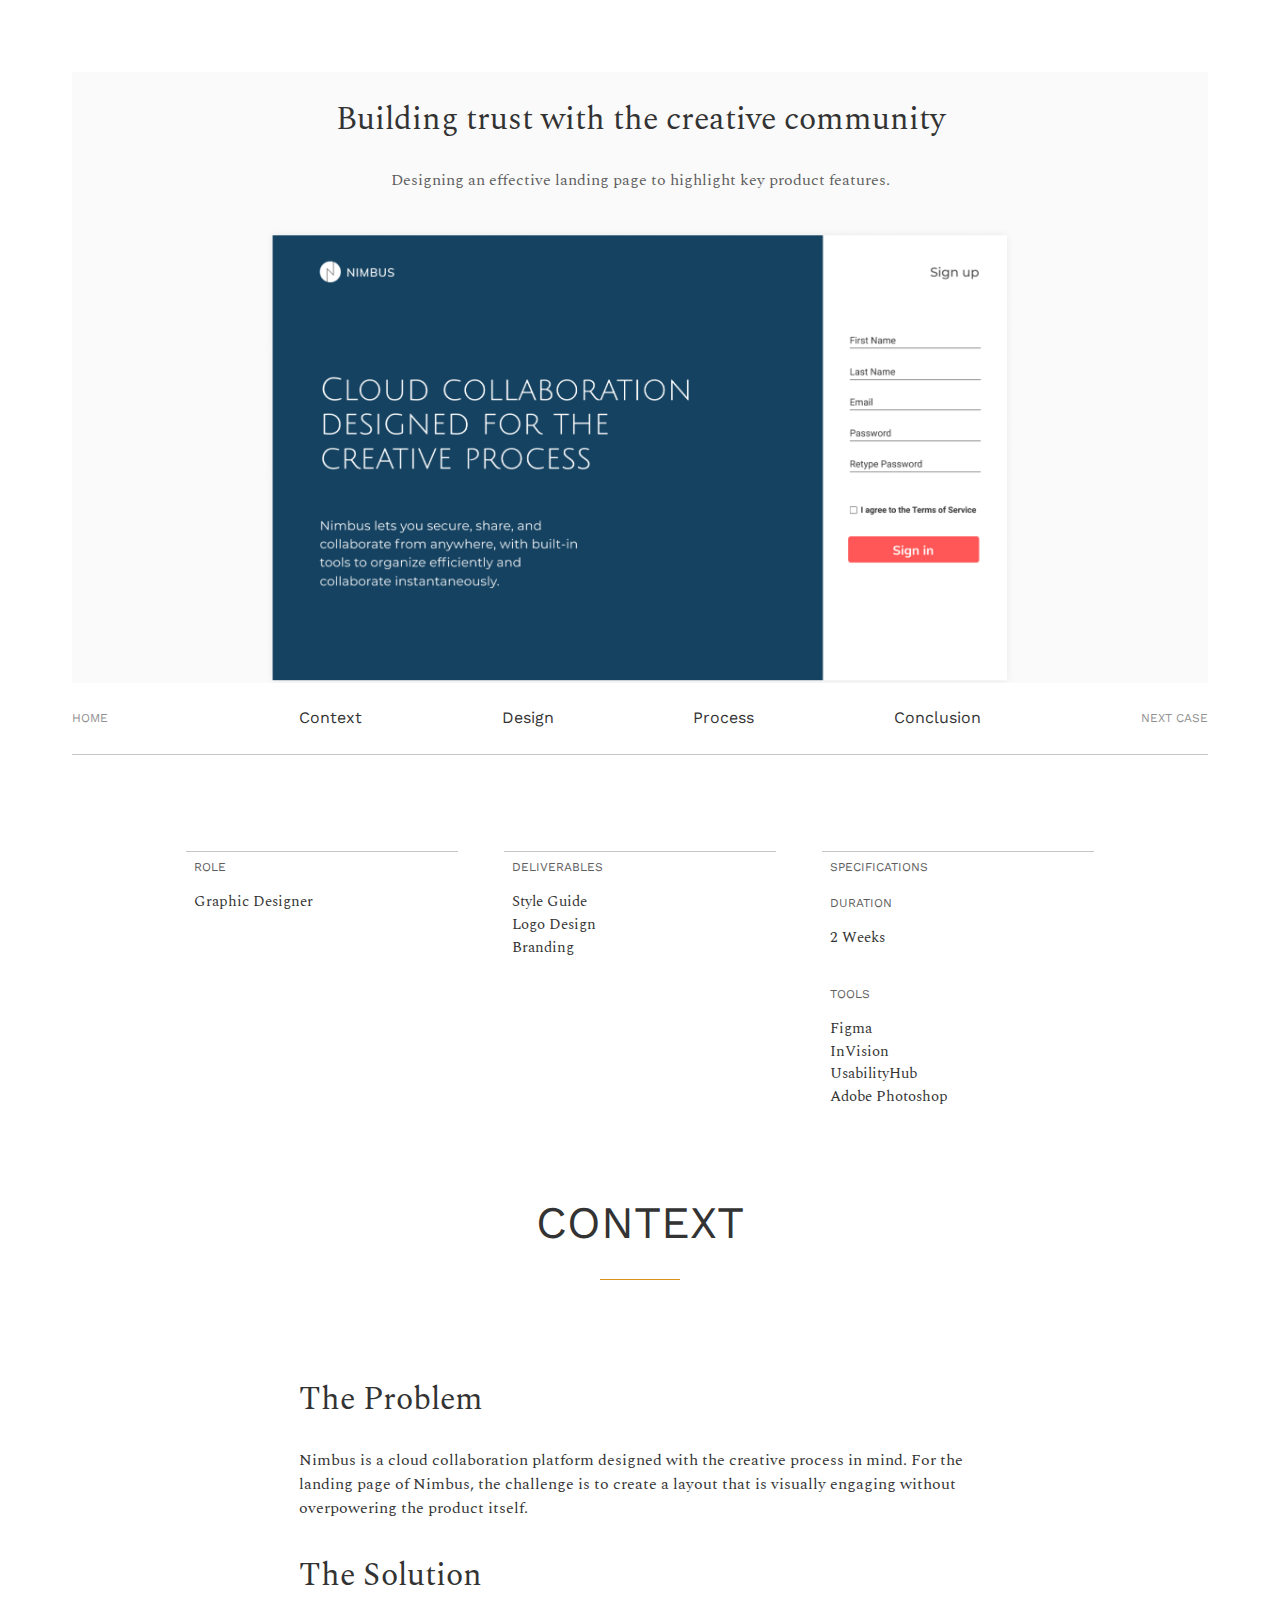
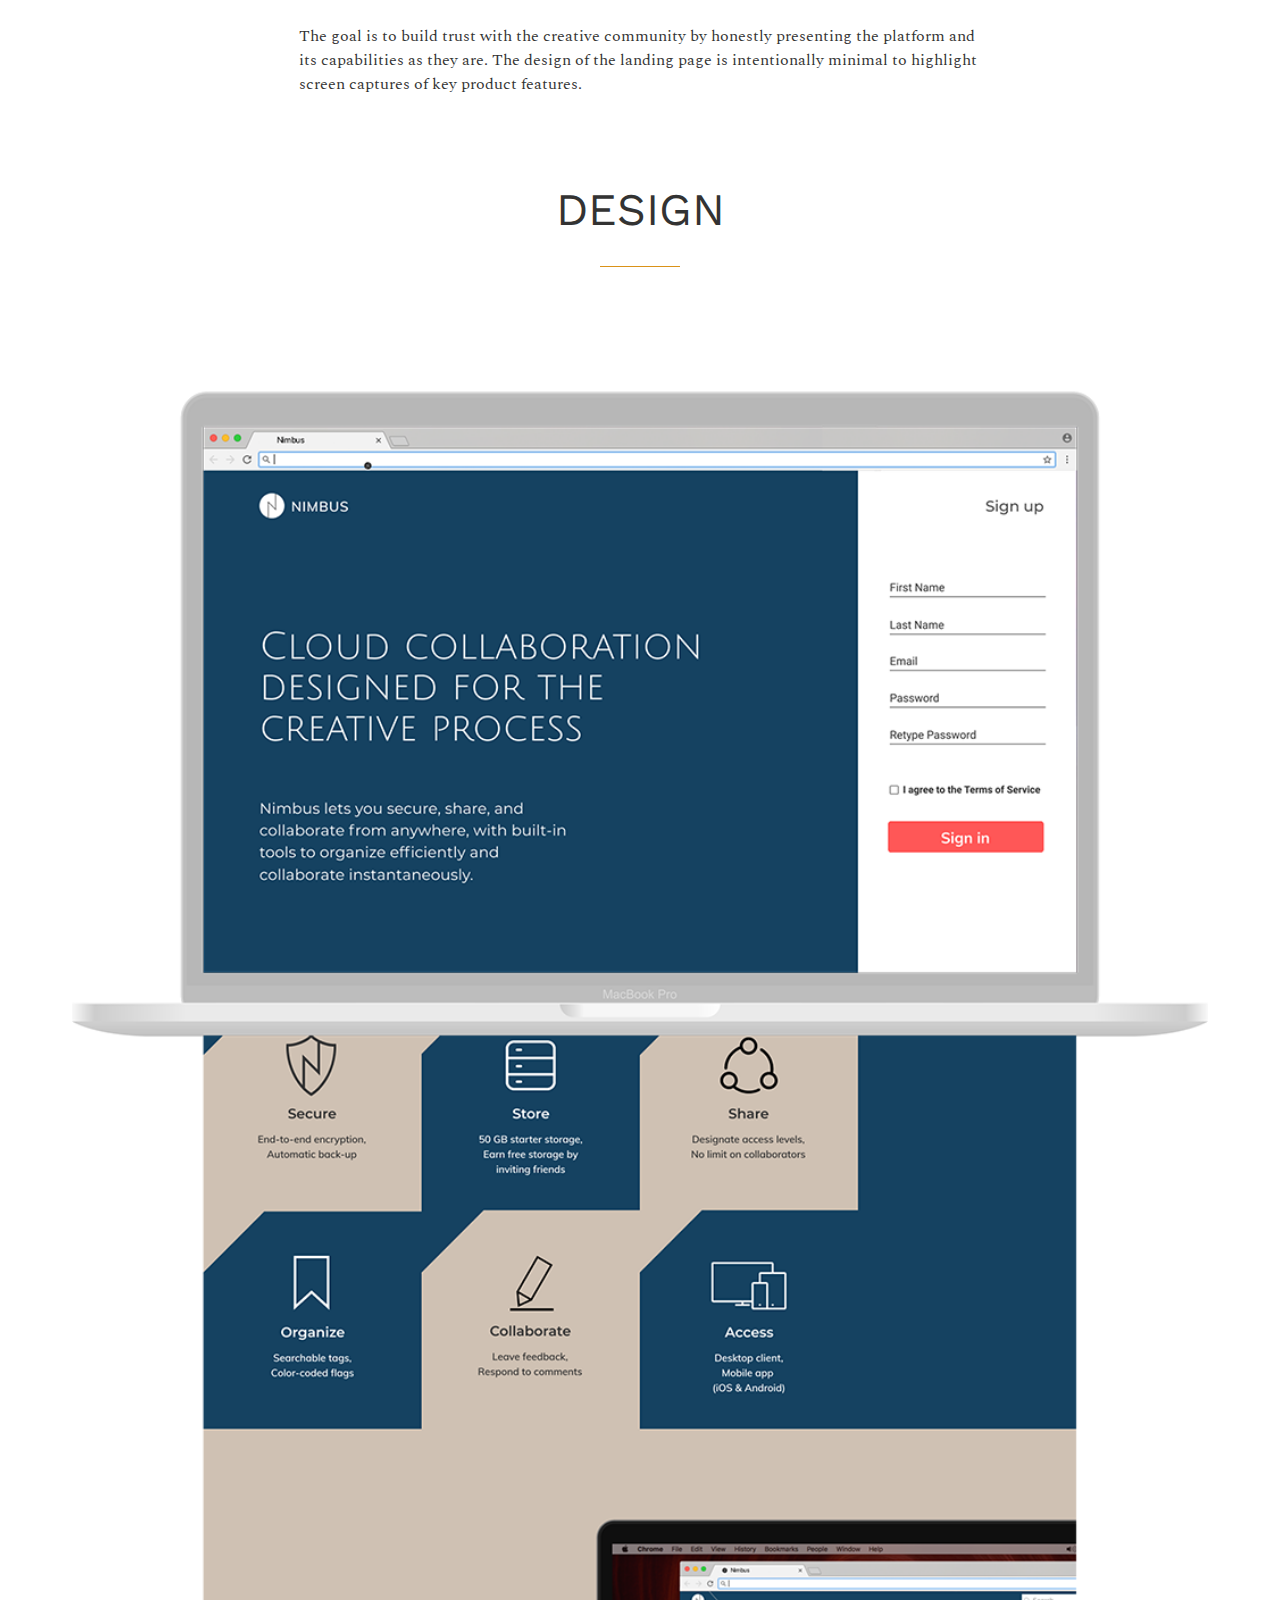
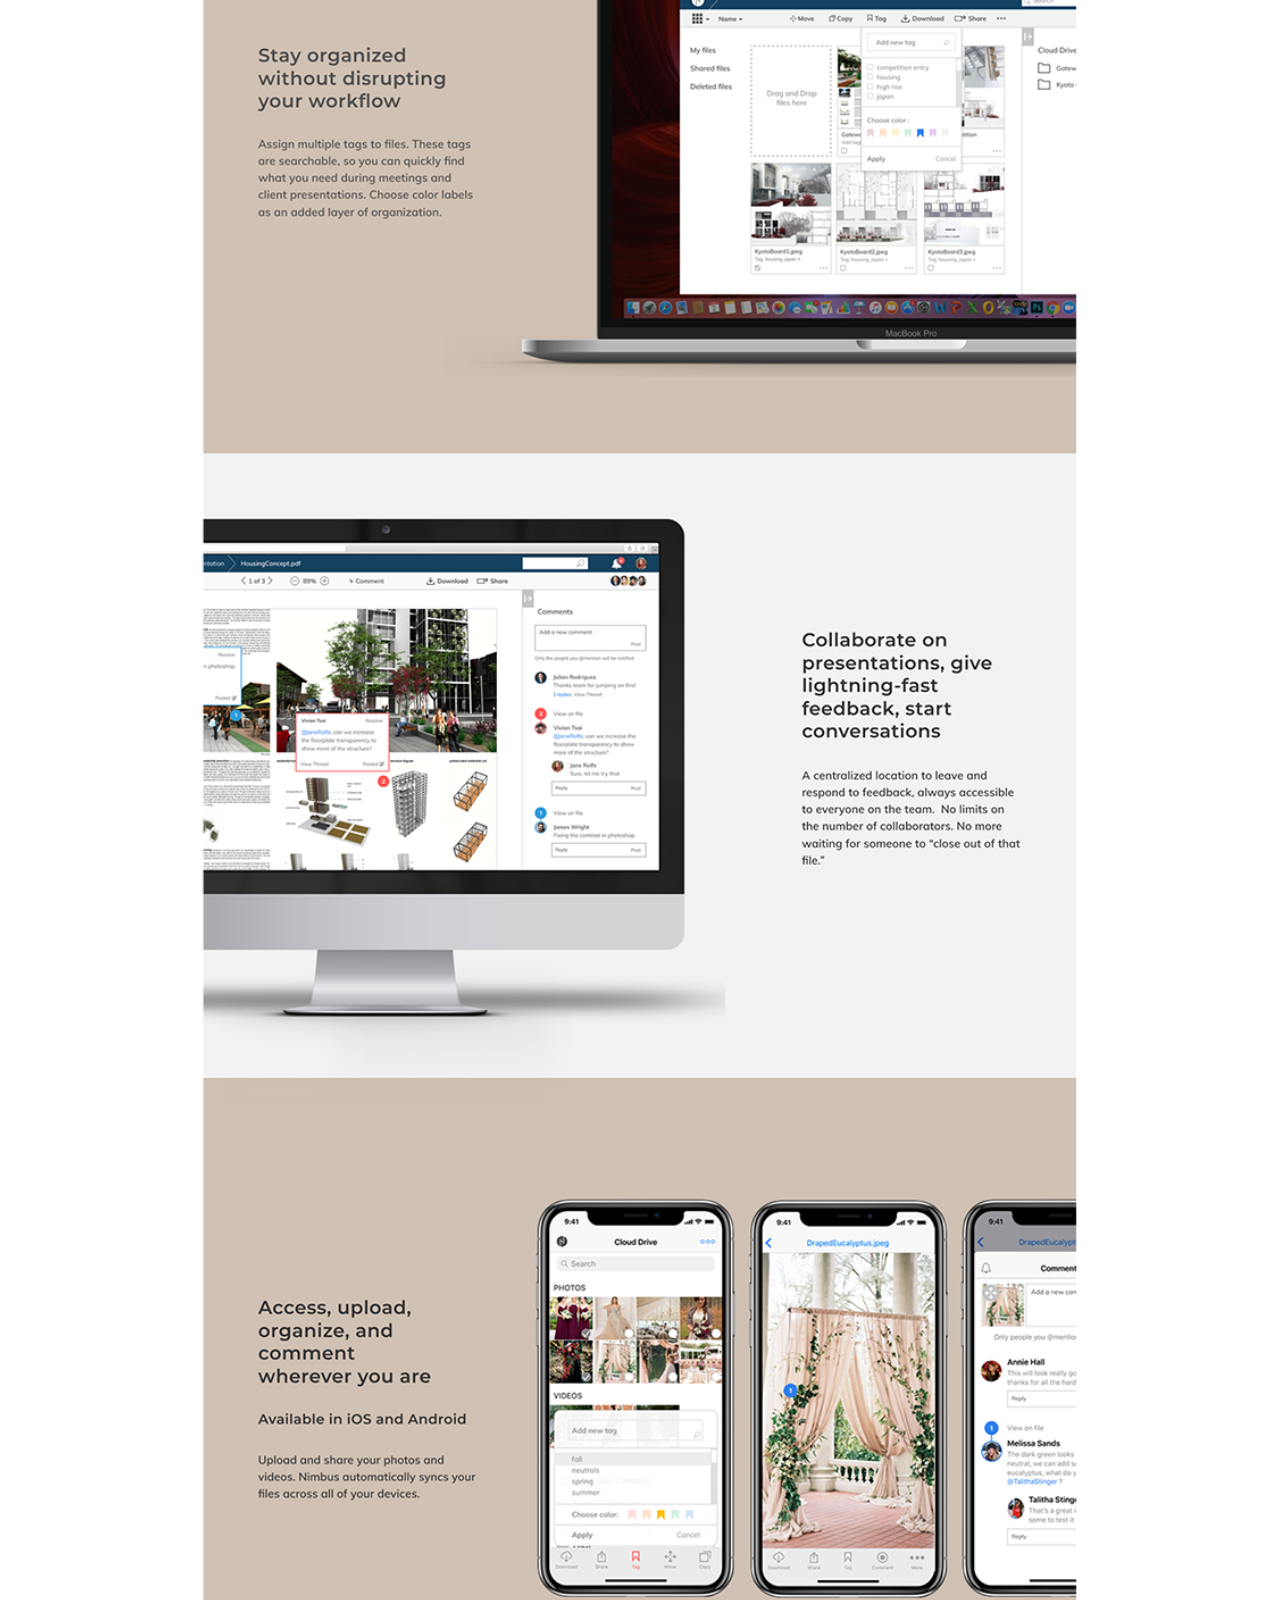
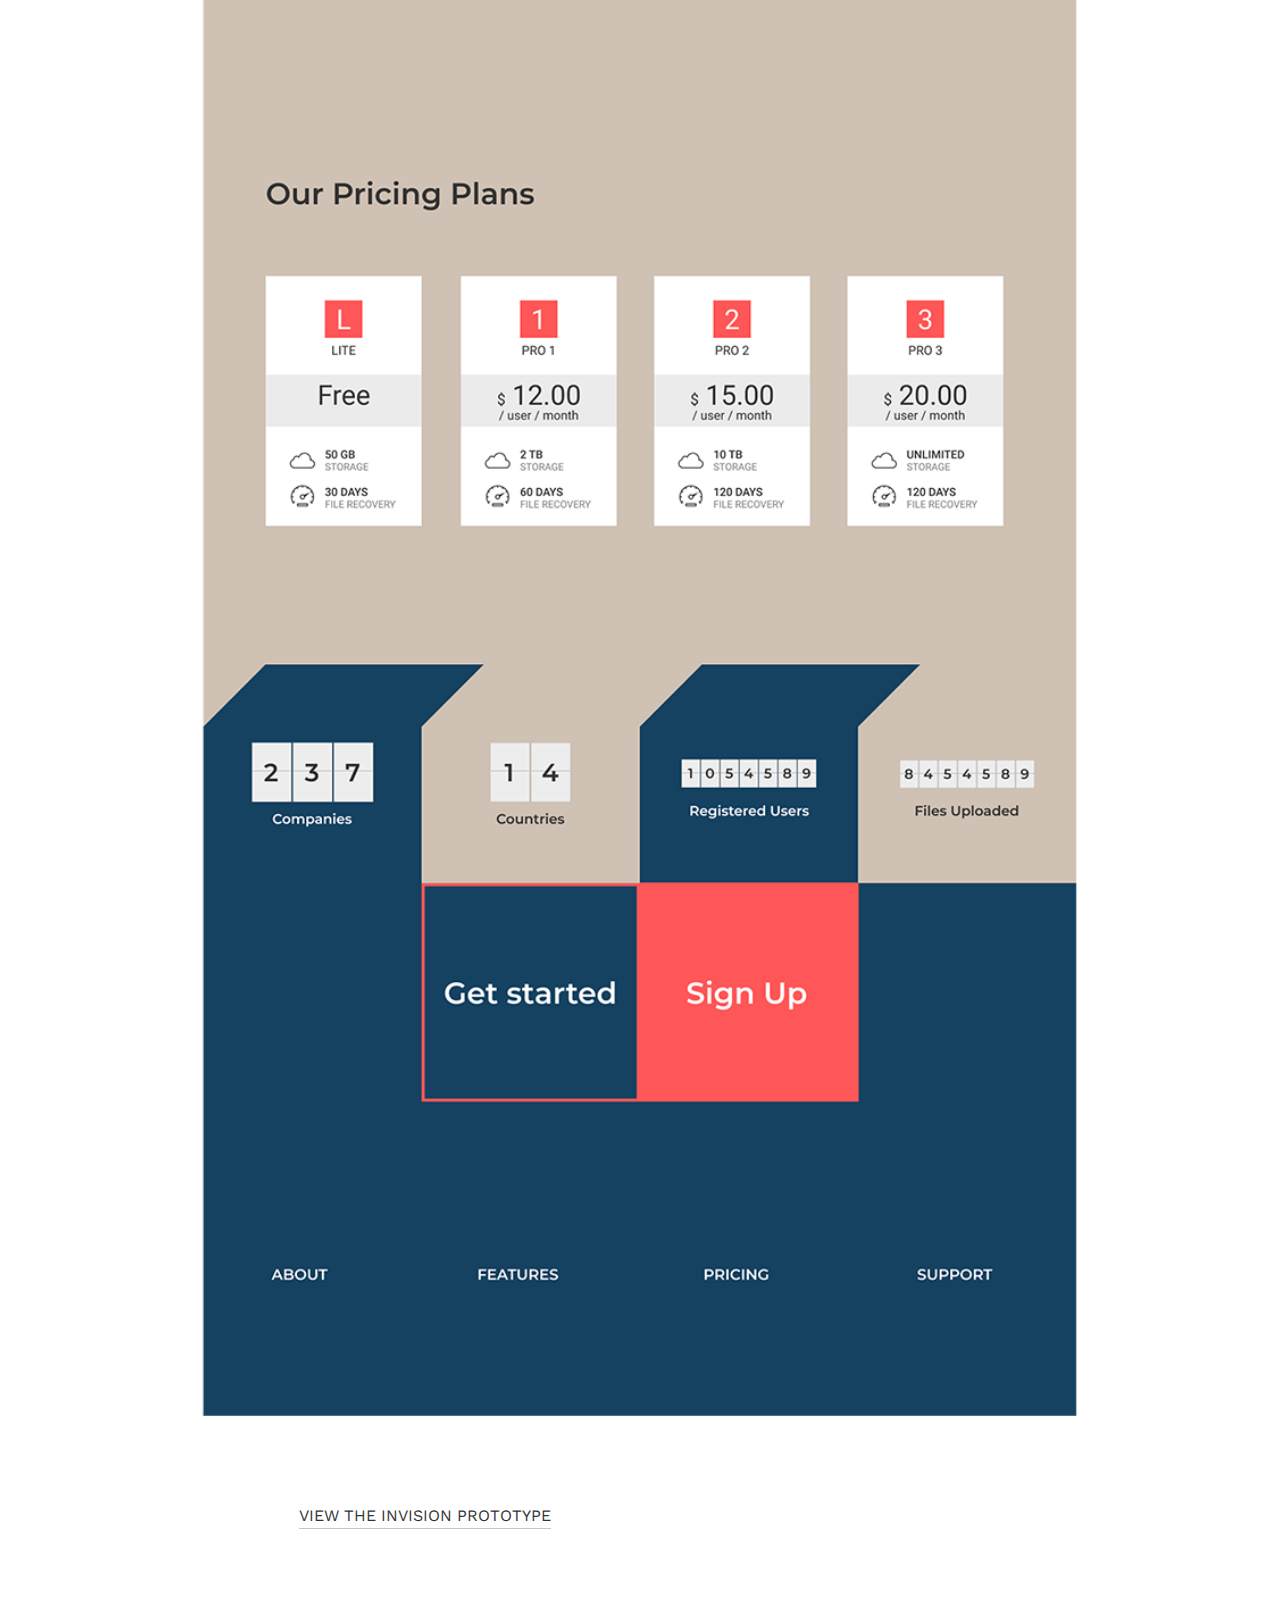
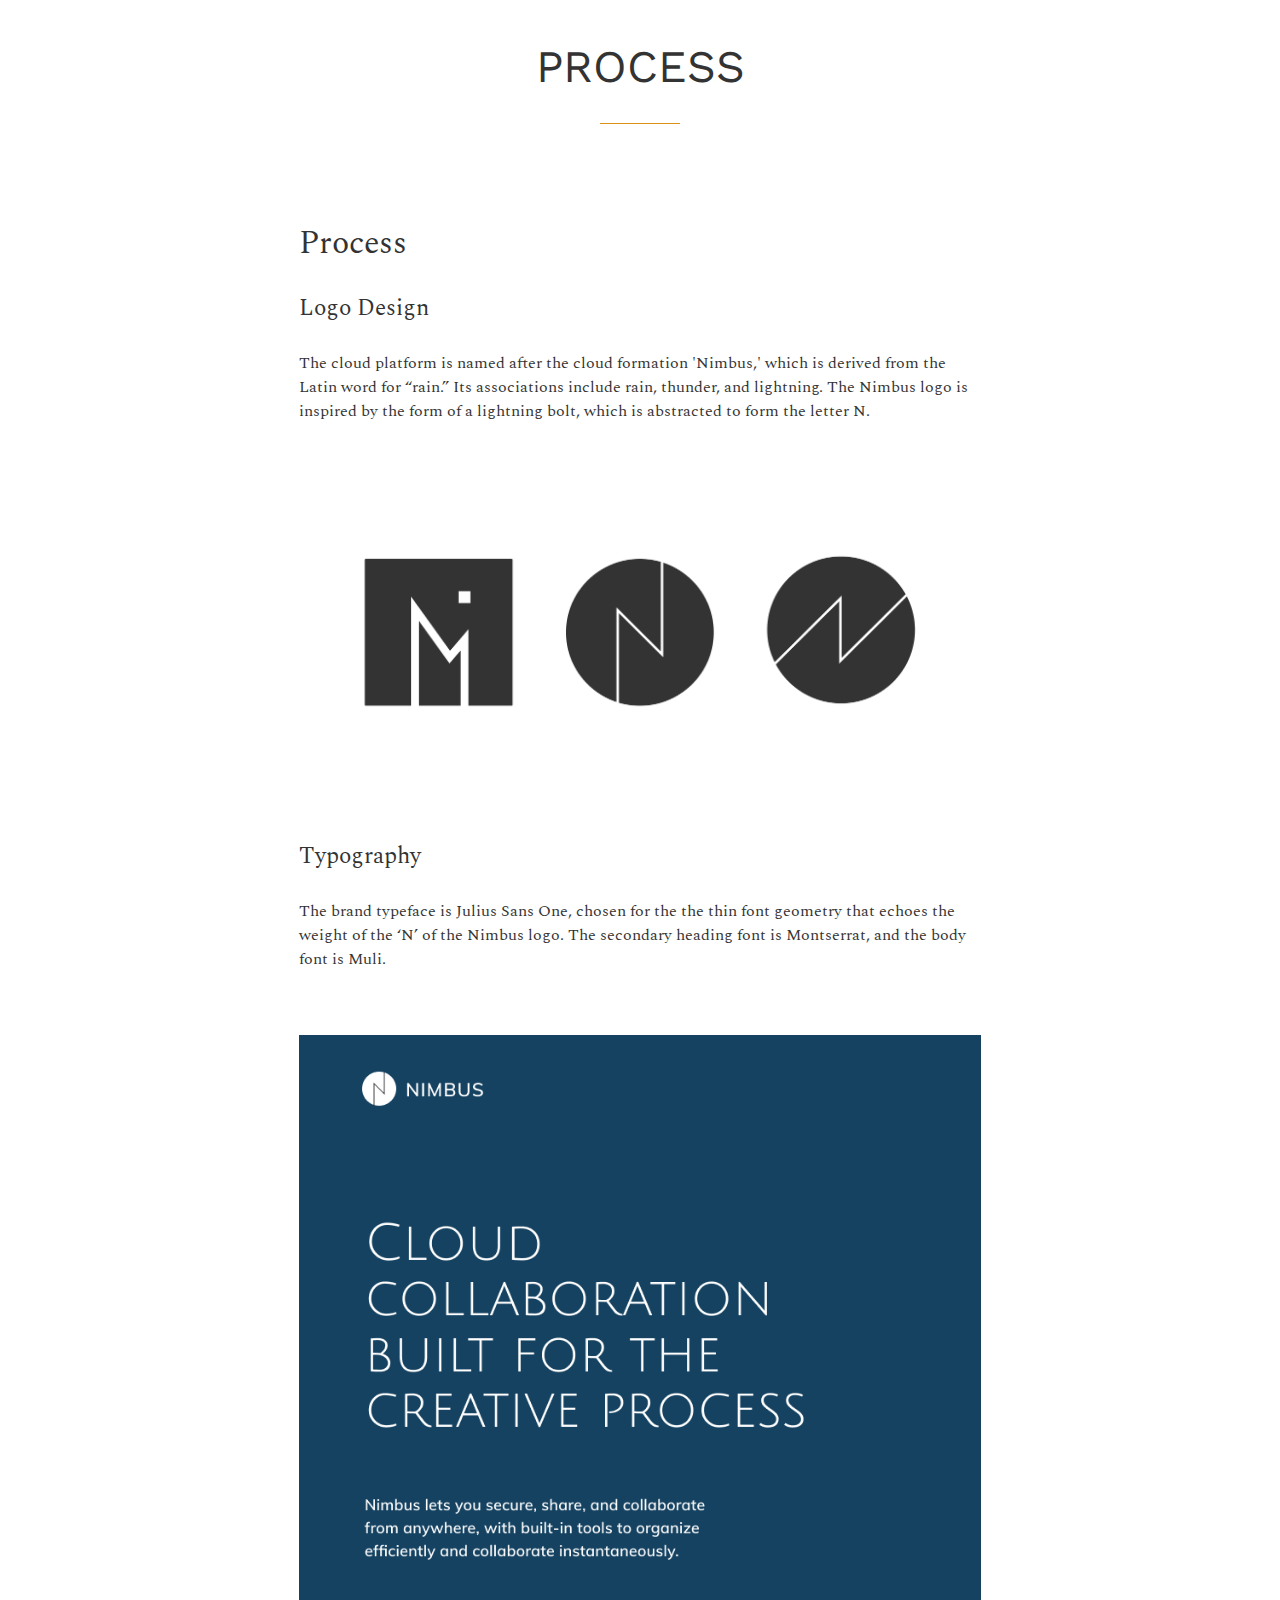
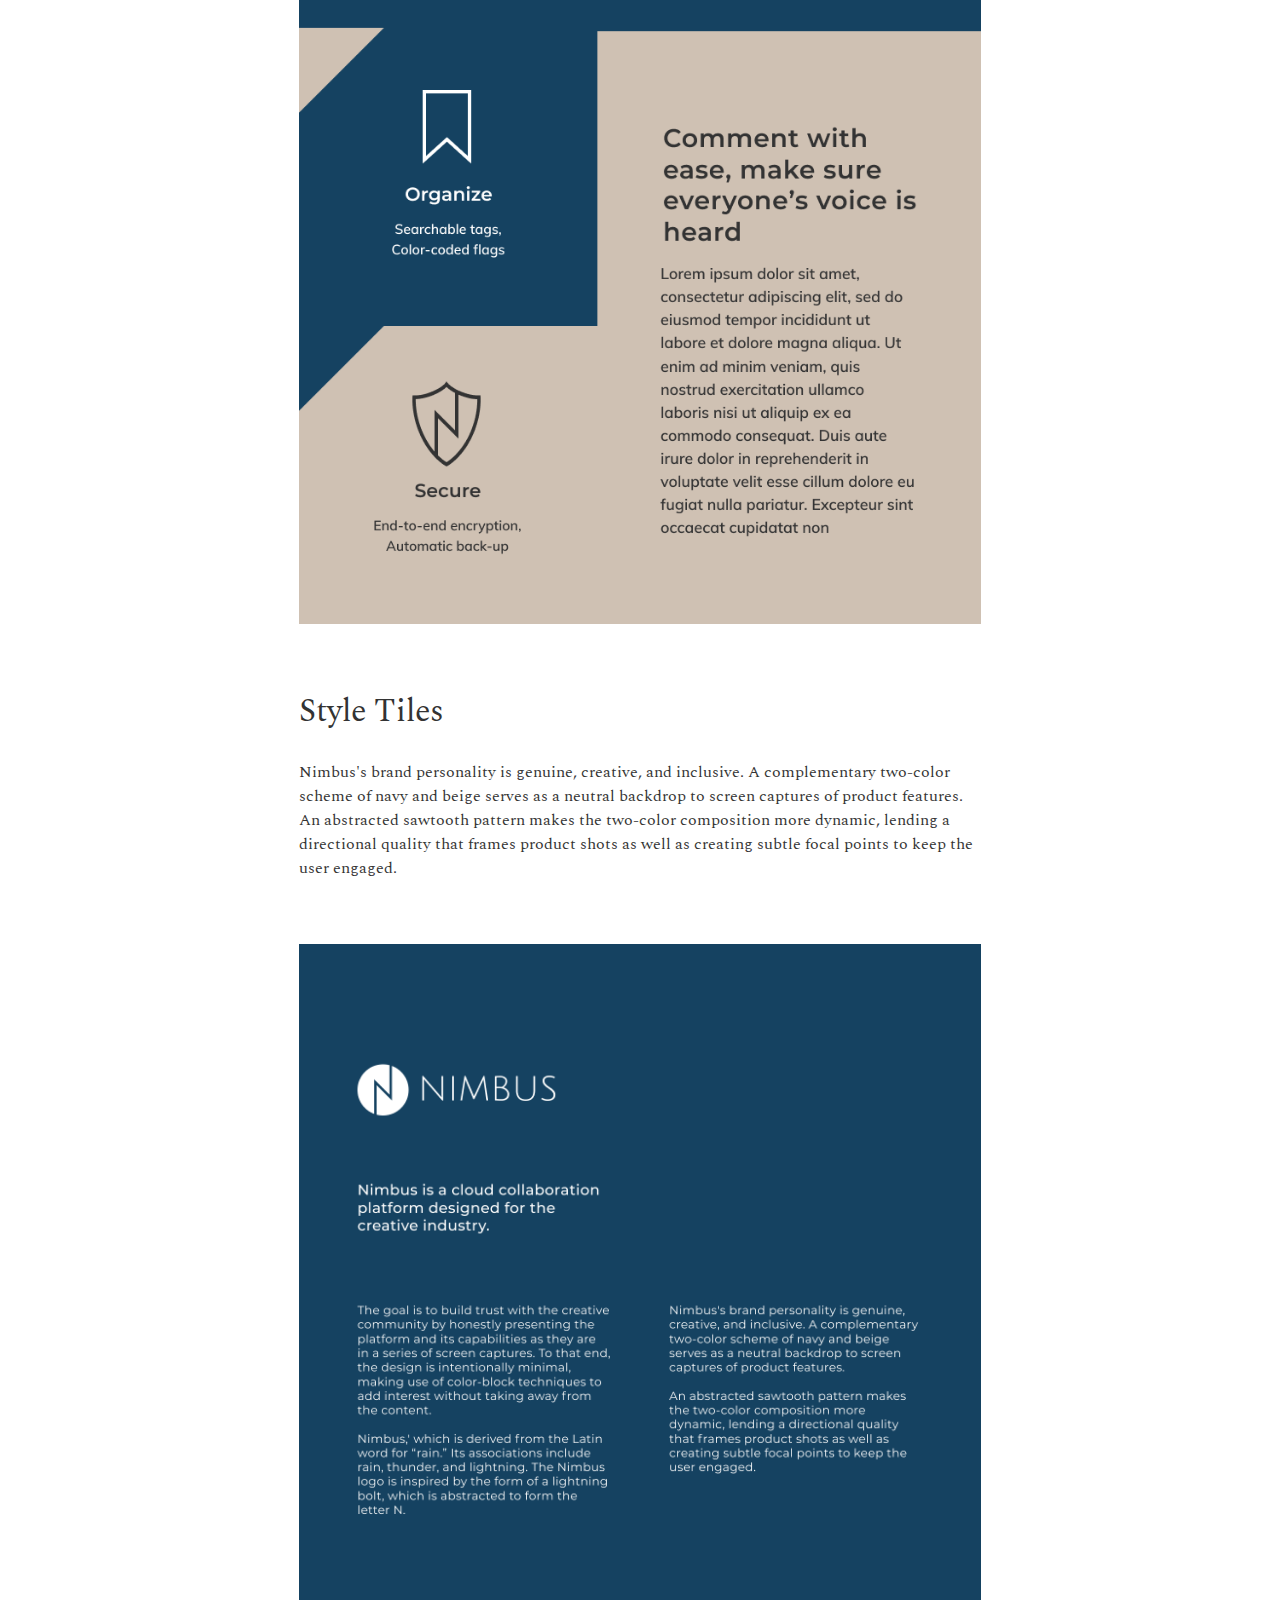
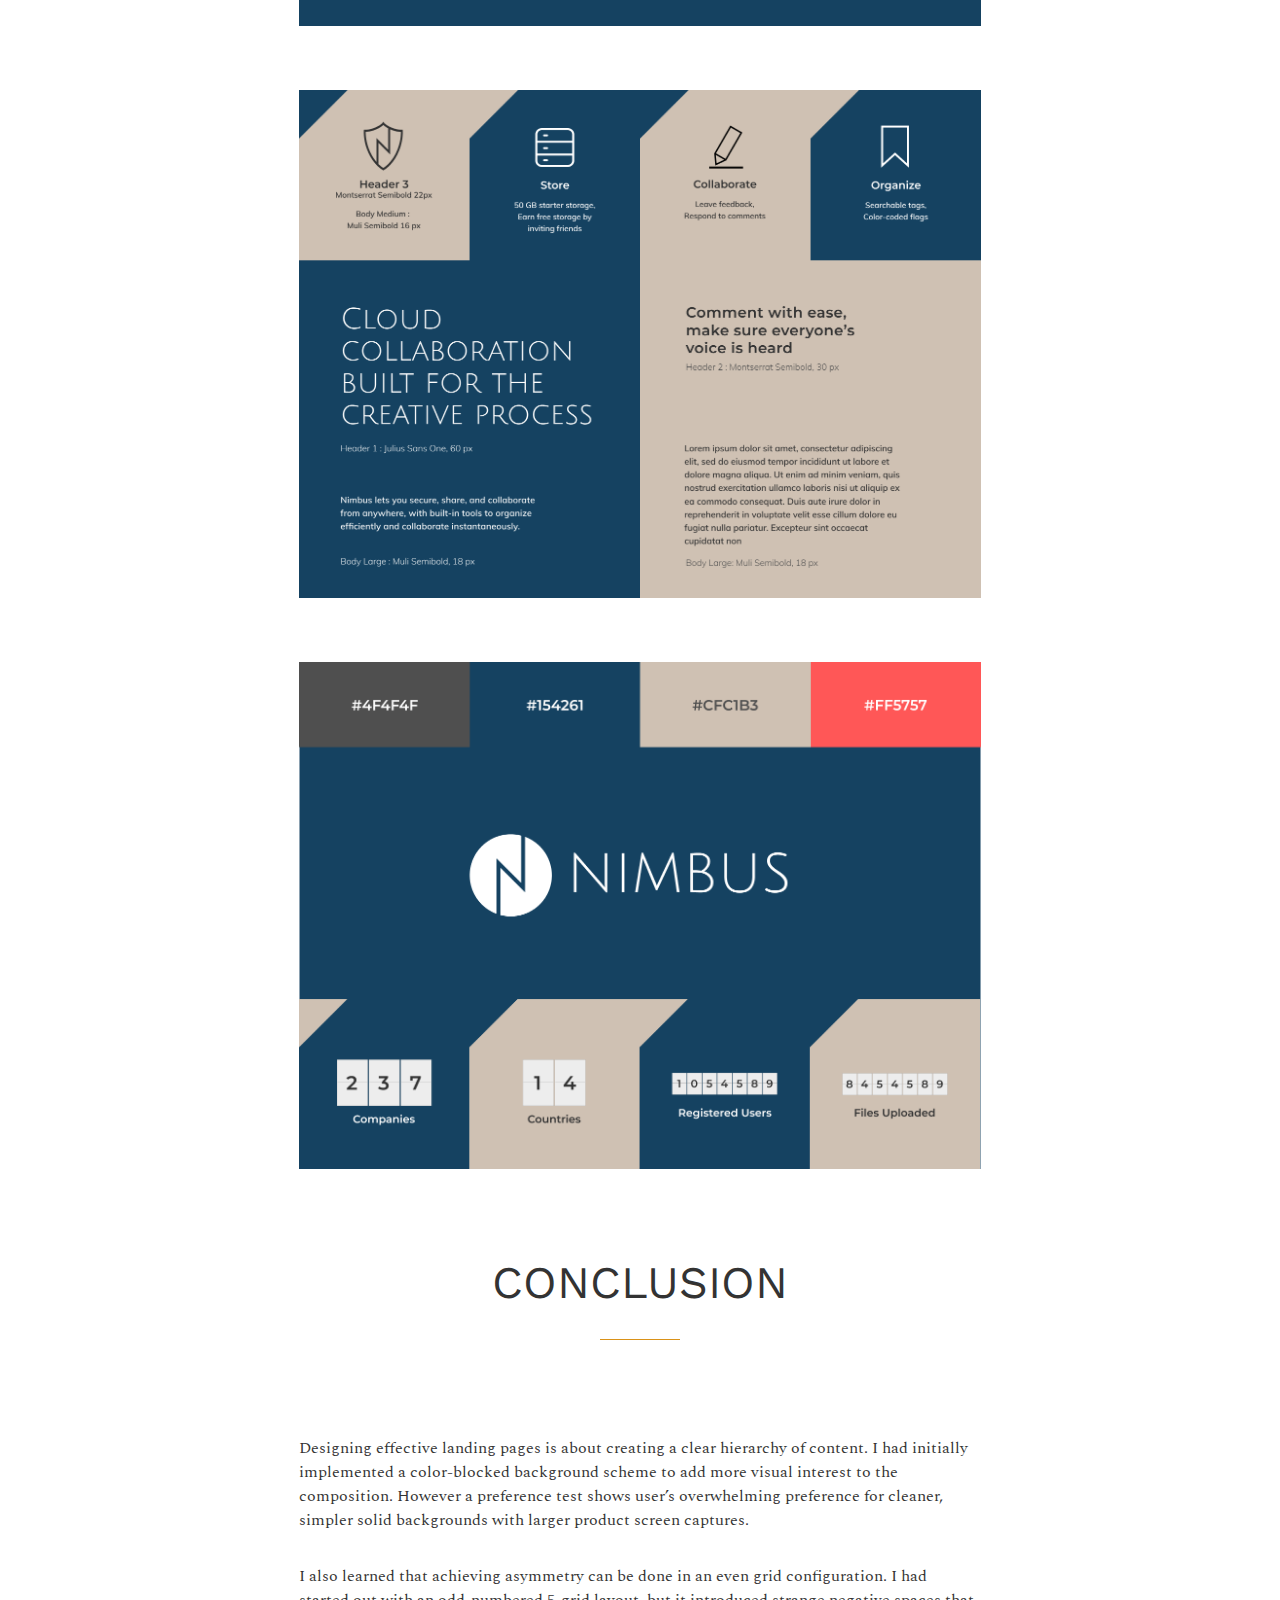
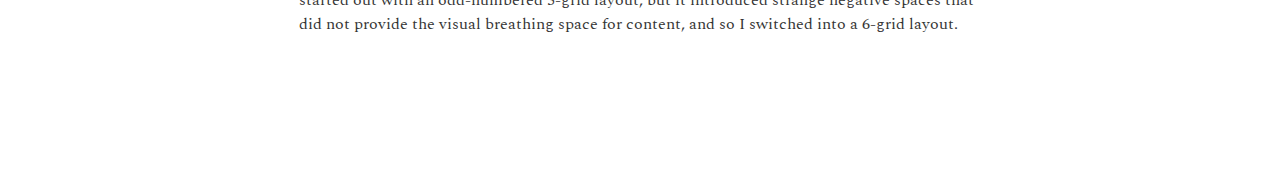
<file: casestudy-NimbusLanding.html>
<!DOCTYPE html>
<html lang="en" dir="ltr">
<head>
  <meta charset="utf-8">
  <title>Rachel's UX Portfolio: Nimbus Homepage</title>
  <meta name="viewport" content="width=device-width, initial-scale=1">
  <!-- Reset.css -->
  <link rel="stylesheet" href="css/reset.css">
  <!-- master.css -->
  <link rel="stylesheet" href="css/casestudy.css">
  <!-- googlefonts -->
  <link href="https://fonts.googleapis.com/css?family=Spectral:500,600" rel="stylesheet">
  <link href="https://fonts.googleapis.com/css?family=Work+Sans:300,500,600" rel="stylesheet">
  <link href="https://fonts.googleapis.com/css?family=Fira+Mono" rel="stylesheet">
  <!-- Font Awesome -->
  <link rel="stylesheet" href="https://use.fontawesome.com/releases/v5.1.0/css/all.css" integrity="sha384-lKuwvrZot6UHsBSfcMvOkWwlCMgc0TaWr+30HWe3a4ltaBwTZhyTEggF5tJv8tbt" crossorigin="anonymous">
</head>

<body>
  <div class="container">
    <main>
      <header>
        <div class="hero-content">
          <div class="hero-headline">
            <h3>Building trust with the creative community</h3>
            <p>Designing an effective landing page to highlight key product features. </p>
          </div>
          <img class="hero-image" src="assets/csNimbusLanding/1x/heroNimbusLanding2.png"/>
        </div>
        <nav>
          <a class="nav-home" href="index.html"><i class="fas fa-caret-left"></i> HOME</a>
            <ul class="nav-cs">
              <li><a href="#section1">Context</a></li>
              <li><a href="#section2">Design</a></li>
              <li><a href="#section3">Process</a></li>
              <li><a href="#section4">Conclusion</a></li>
            </ul>

          <a class="nav-nextcs" href="casestudy-NimbusDash.html">NEXT CASE <i class="fas fa-caret-right"></i></a>
        </nav>
      </header>

      <div class="casestudy">
        <div class="cs-info">
          <div class="cs-info-roles">
            <h5>ROLE</h5>
            <ul>
              <li>Graphic Designer</li>
            </ul>
          </div>
          <div class="cs-info-deliverables">
            <h5>DELIVERABLES</h5>
            <ul>
              <li>Style Guide</li>
              <li>Logo Design</li>
              <li>Branding</li>
            </ul>
          </div>
          <div class="cs-info-specs">
            <h5>SPECIFICATIONS</h5>
            <h5>DURATION</h5>
            <ul>
              <li>2 Weeks</li>
            </ul>
            <p></p>
            <h5>TOOLS</h5>
            <ul>
              <li>Figma</li>
              <li>InVision</li>
              <li>UsabilityHub</li>
              <li>Adobe Photoshop</li>
            </ul>
          </div>
        </div>
        <!-- section1 -->
        <h2 class="section-title">CONTEXT</h2>
        <div class="page-separator"></div>
        <h3>The Problem</h3>
        <p>Nimbus is a cloud collaboration platform designed with the creative process in mind. For the landing page of Nimbus, the challenge is to create a layout that is visually engaging without overpowering the product itself.</p>
        <h3>The Solution</h3>
        <p>The goal is to build trust with the creative community by honestly presenting the platform and its capabilities as they are. The design of the landing page is intentionally minimal to highlight screen captures of key product features.</p>
        <!-- section2 -->
        <h2 class="section-title">DESIGN</h2>
        <div class="page-separator"></div>
        <img class="img-fullwidth" src="assets/csNimbusLanding/1x/MacbookSpread.png" />
        <a class="worklink" href="https://projects.invisionapp.com/share/3EGQ7ZY2UQB#/screens">VIEW THE INVISION PROTOTYPE</a>
        <!-- section3 -->
        <h2 class="section-title">PROCESS</h2>
        <div class="page-separator"></div>
        <h3>Process</h3>
        <h4>Logo Design</h4>
        <p>The cloud platform is named after the cloud formation 'Nimbus,' which is derived from the Latin word for “rain.” Its associations include rain, thunder, and lightning. The Nimbus logo is inspired by the form of a lightning bolt, which is abstracted to form the letter N.</p>
        <div class="img-contain1">
          <img class="img-incontain1" src="assets/csNimbusLanding/1x/LogoIterations.png" />
        </div>
        <h4>Typography</h4>
        <p>The brand typeface is Julius Sans One, chosen for the the thin font geometry that echoes the weight of the ‘N’ of the Nimbus logo. The secondary heading font is Montserrat, and the body font is Muli.</p>
        <div class="img-contain1">
          <img class="img-incontain1" src="assets/csNimbusLanding/1x/FontOption1.png"/>
        </div>
        <h3>Style Tiles</h3>
        <p>Nimbus's brand personality is genuine, creative, and inclusive. A complementary two-color scheme of navy and beige serves as a neutral backdrop to screen captures of product features. An abstracted sawtooth pattern makes the two-color composition more dynamic, lending a directional quality that frames product shots as well as creating subtle focal points to keep the user engaged. </p>
        <div class="img-contain1">
          <img class="img-incontain1" src="assets/csNimbusLanding/1x/styleguide1.png" />
        </div>
        <div class="img-contain1">
          <img class="img-incontain1" src="assets/csNimbusLanding/1x/styleguide2.png" />
        </div>
        <div class="img-contain1">
          <img class="img-incontain1" src="assets/csNimbusLanding/1x/styleguide3.png" />
        </div>
        <!-- section4 -->
        <h2 class="section-title">CONCLUSION</h2>
        <div class="page-separator"></div>
        <p>Designing effective landing pages is about creating a clear hierarchy of content. I had initially implemented a color-blocked background scheme to add more visual interest to the composition. However a preference test shows user’s overwhelming preference for cleaner, simpler solid backgrounds with larger product screen captures.</p>
        <p>I also learned that achieving asymmetry can be done in an even grid configuration.
I had started out with an odd-numbered 5-grid layout, but it introduced strange negative spaces that did not provide the visual breathing space for content, and so I switched into a 6-grid layout.
</p>
        </div>  <!-- .casestudy -->
    </main>
  </div>  <!-- .container -->
</body>
</html>
</file>
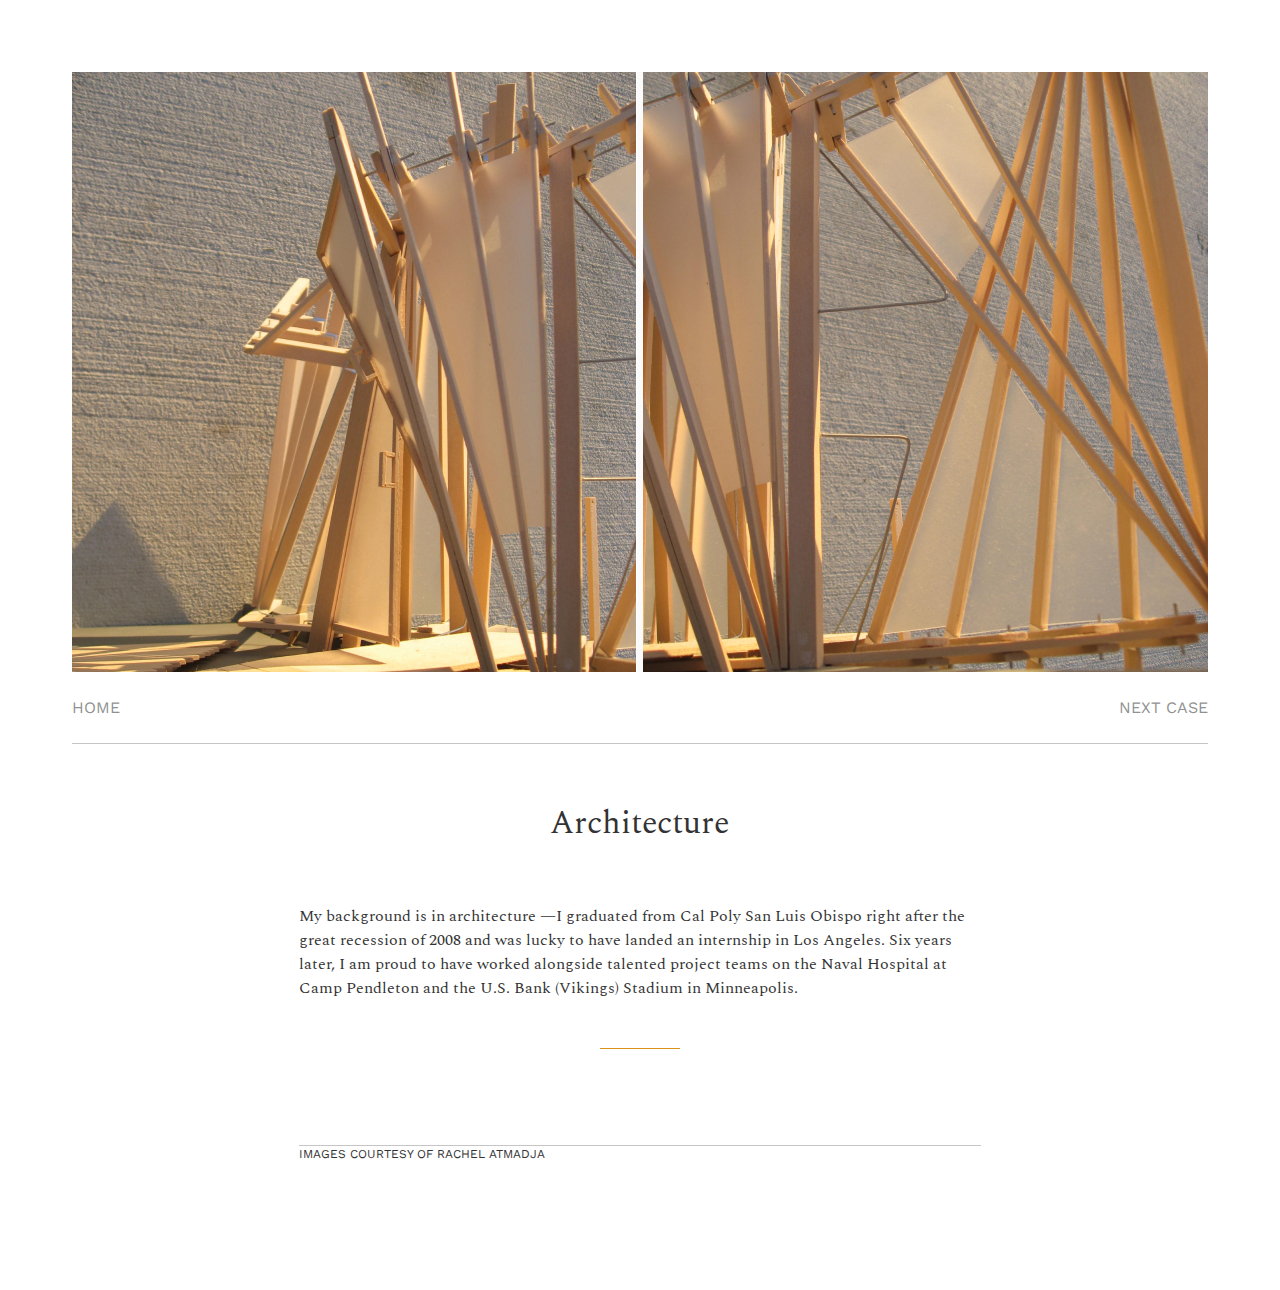
<file: pwArch.html>
<!DOCTYPE html>
<html lang="en" dir="ltr">
<head>
  <meta charset="utf-8">
  <title>Rachel's UX Portfolio: PastWork-Architecture</title>
  <meta name="viewport" content="width=device-width, initial-scale=1">
  <!-- Reset.css -->
  <link rel="stylesheet" href="css/reset.css">
  <!-- master.css -->
  <link rel="stylesheet" href="css/pastwork.css">
  <!-- googlefonts -->
  <link href="https://fonts.googleapis.com/css?family=Spectral:500,600" rel="stylesheet">
  <link href="https://fonts.googleapis.com/css?family=Work+Sans:300,500,600" rel="stylesheet">
  <link href="https://fonts.googleapis.com/css?family=Fira+Mono" rel="stylesheet">
  <!-- Font Awesome -->
  <link rel="stylesheet" href="https://use.fontawesome.com/releases/v5.1.0/css/all.css" integrity="sha384-lKuwvrZot6UHsBSfcMvOkWwlCMgc0TaWr+30HWe3a4ltaBwTZhyTEggF5tJv8tbt" crossorigin="anonymous">
</head>

<body>
  <div class="container">
    <main>
      <header>
        <div class="hero-content">
          <div class="hero-halfwidth-left">
            <img class="hero-image" src="assets/pwArch/1x/heroArch1.jpg" />
          </div>
          <div class="hero-halfwidth-right">
              <img class="hero-image" src="assets/pwArch/1x/heroArch2.jpg" />
          </div>
        </div>
        <nav>
          <a class="nav-home" href="index.html"><i class="fas fa-long-arrow-alt-left"></i>HOME</a>
          <!-- <ul class="nav-cs">
            <li><a href="#section1">Title</a></li>
            <li><a href="#section2">Title</a></li>
            <li><a href="#section3">Title</a></li>
            <li><a href="#section4">Title</a></li>
          </ul> -->
          <a class="nav-nextcs" href="pwFloristry.html">NEXT CASE<i class="fas fa-long-arrow-alt-right"></i></a>
        </nav>
      </header>

      <div class="pastwork"> <!-- .pastwork, keep div name the same for all pastwork.html -->

        <h3 class="centered-title">Architecture</h3>
        <p>My background is in architecture —I graduated from Cal Poly San Luis Obispo right after the great recession of 2008 and was lucky to have landed an internship in Los Angeles.  Six years later, I am proud to have worked alongside talented project teams on the Naval Hospital at Camp Pendleton and the U.S. Bank (Vikings) Stadium in Minneapolis. </p>
        <div class="page-separator"></div>
        <div class="section-separator">
          <h5>IMAGES COURTESY OF RACHEL ATMADJA</h5>
        </div>

      </div>  <!-- .pastwork, keep div name the same for all pastwork.html -->

    </main>
  </div>  <!-- .container -->
</body>
</html>
</file>
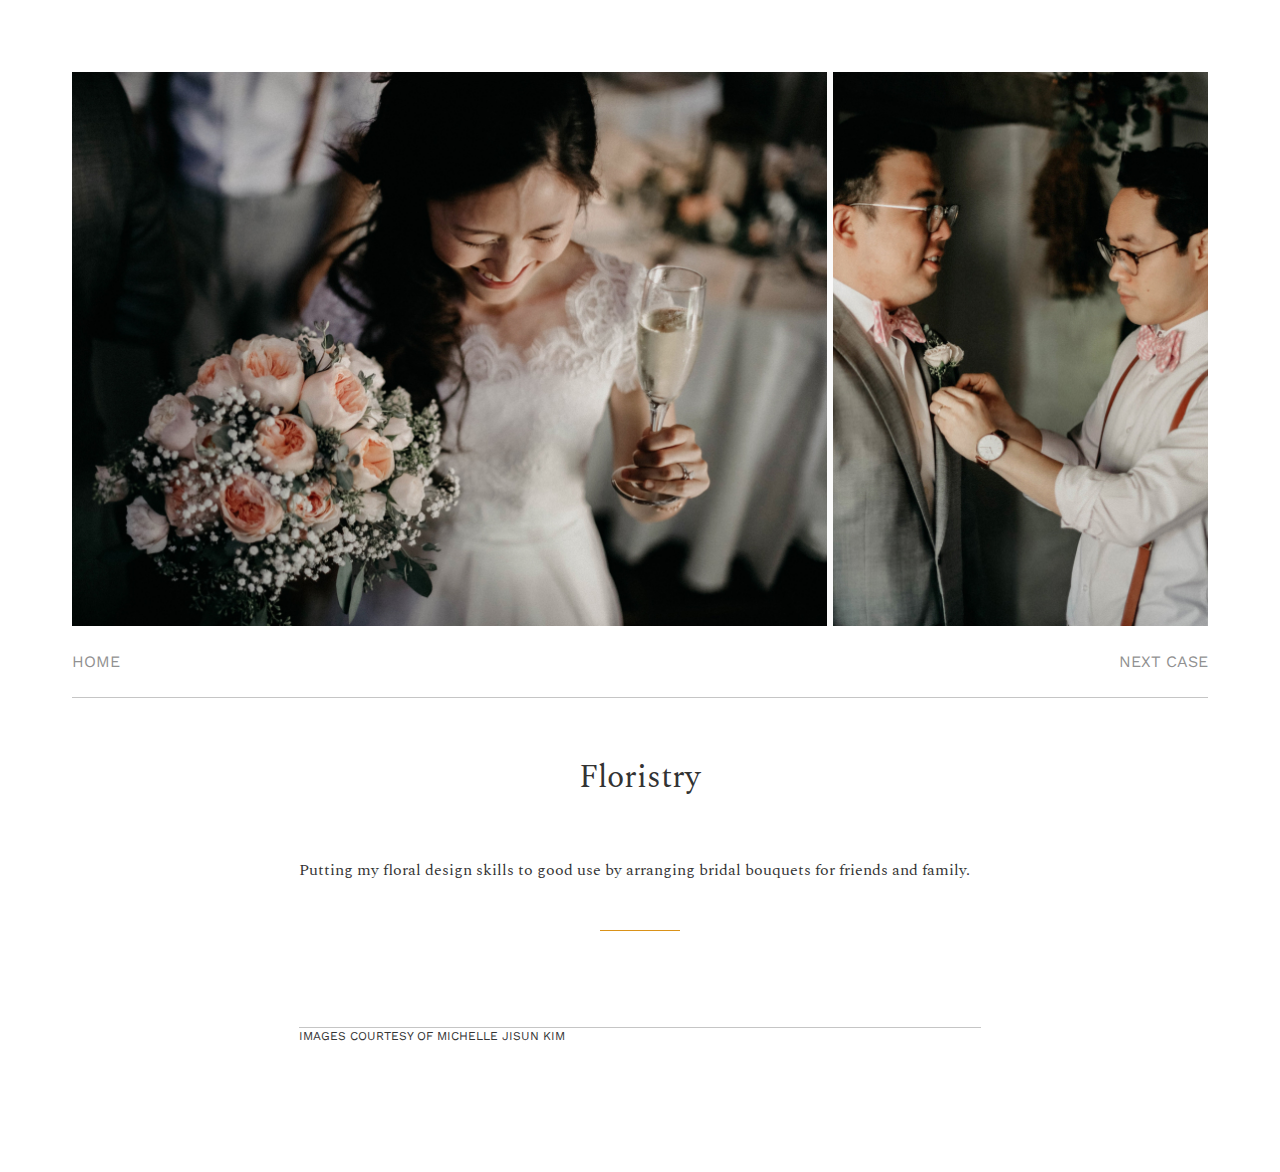
<file: pwFloristry.html>
<!DOCTYPE html>
<html lang="en" dir="ltr">
<head>
  <meta charset="utf-8">
  <title>Rachel's UX Portfolio: PastWork-Floristry</title>
  <meta name="viewport" content="width=device-width, initial-scale=1">
  <!-- Reset.css -->
  <link rel="stylesheet" href="css/reset.css">
  <!-- master.css -->
  <link rel="stylesheet" href="css/pastwork.css">
  <!-- googlefonts -->
  <link href="https://fonts.googleapis.com/css?family=Spectral:500,600" rel="stylesheet">
  <link href="https://fonts.googleapis.com/css?family=Work+Sans:300,500,600" rel="stylesheet">
  <link href="https://fonts.googleapis.com/css?family=Fira+Mono" rel="stylesheet">
  <!-- Font Awesome -->
  <link rel="stylesheet" href="https://use.fontawesome.com/releases/v5.1.0/css/all.css" integrity="sha384-lKuwvrZot6UHsBSfcMvOkWwlCMgc0TaWr+30HWe3a4ltaBwTZhyTEggF5tJv8tbt" crossorigin="anonymous">
</head>

<body>
  <div class="container">
    <main>
      <header>
        <div class="hero-content">
          <div class="hero-twothirdswidth-left">
            <img class="hero-image" src="assets/pwFloristry/1x/heroFlower1.jpg" />
          </div>
          <div class="hero-onethirdwidth-right">
              <img class="hero-image" src="assets/pwFloristry/1x/heroFlower2.jpg" />
          </div>
        </div>
        <nav>
          <a class="nav-home" href="index.html"><i class="fas fa-long-arrow-alt-left"></i>HOME</a>
          <!-- <ul class="nav-cs">
            <li><a href="#section1">Title</a></li>
            <li><a href="#section2">Title</a></li>
            <li><a href="#section3">Title</a></li>
            <li><a href="#section4">Title</a></li>
          </ul> -->
          <a class="nav-nextcs" href="pwFurn.html">NEXT CASE<i class="fas fa-long-arrow-alt-right"></i></a>
        </nav>
      </header>

      <div class="pastwork"> <!-- .pastwork, keep div name the same for all pastwork.html -->

        <h3 class="centered-title">Floristry</h3>
        <p>Putting my floral design skills to good use by arranging bridal bouquets for friends and family.</p>

        <div class="page-separator"></div>
        <div class="section-separator">
          <h5>IMAGES COURTESY OF MICHELLE JISUN KIM</h5>
        </div>

      </div>  <!-- .pastwork, keep div name the same for all pastwork.html -->

    </main>
  </div>  <!-- .container -->
</body>
</html>
</file>
<file: css/about.css>
/*-------------------Start of styling identical to master.css----------------------------*/
*, *:before, *:after {
  box-sizing: border-box;
}

html, .root {
  font-size: 16px;
  line-height: 24px;
}

body {
  font-family: 'spectral', serif;
  font-size: 1em;
  line-height: 1.5em;
  color: #333333;
}

.container {
  margin: auto;
  max-width: 1280px;
}

main {
  margin: 0em 4.5em;
}

/* Start of typography sizes */

h1 {
  font-family: 'work sans', sans-serif;
  font-size: 4em;
  font-weight: 500;
  font-kerning: auto;
  line-height: 1.06666667em;
  margin-top: 0.53333333em;
  margin-bottom: 1.06666666em;
  color: #333333;
}

h2 {
  font-family: 'work sans', sans-serif;
  font-size: 2.8125em;
  line-height: 1.06666667em;
  margin-top: 0.53333333em;
  margin-bottom: 1.06666666em;
}

h3 {
  font-family: 'spectral', serif;
  font-size: 2em;
  line-height: 1.5em;
  margin-top: 0.75em;
  margin-bottom: 0.75em;
}

h4 {
   \font-family: 'spectral', serif;
  font-size: 1.4375em;
  line-height: 1.5em;
  margin-top: 1.04347826em;
  margin-bottom: 0em;
}


h5 {
  font-family: 'work sans', sans-serif;
  font-size: 0.75em;
  line-height: 1.5em;
  margin-top: 1.04347826em;
  margin-bottom: 0em;
}

p {
  font-family: 'spectral', serif;
  font-size: 1em;
  line-height: 1.5em;
  margin-top: 1.5em;
  margin-bottom: 0em;
}

/* End of typography sizes */


.worklink {
  display: inline-block;
  margin: 1.5em 0em;
  color: #333333;
  font-size: 1em;
  font-family: 'work sans', sans-serif;
  text-decoration: none;
  line-height: 1.5em;
  border-bottom: 1px solid #C5C5C5;
}

.worklink:hover {
  border-bottom: 1px solid #DA9218;
}

/*-------------------End of styling identical to master.css----------------------------*/





/*------- Start of hero content styling -------*/
/* .hero-content {
  margin-top: 4.5em;
  background-color: #FAFAFA;
  display: flex;
  flex-direction: row;
  justify-content: center;
  align-items: center;
} */



.hero-content {
  /* border: 1px solid grey; */
  margin-top: 4.5em;
  background-color: #FAFAFA;
  display: grid;
  grid-template-columns: repeat(12, 1fr);
  grid-gap: 0.5%;
}

.hero-left {
  /* border: 1px solid grey; */
  grid-column: 1 / 7;
}

.hero-right {
  /* border: 1px solid grey; */
  grid-column: 7 / -1;

  display: flex;
  flex-direction: column;
  justify-content: space-between;
  align-items: center;
}

.hero-big {
  display: block;
  width: 100%;
}

.hero-small {
  width: 100%;
}

/*------- End of hero content styling -------*/



/*------- Start of nav styling -------*/
nav {
  border-bottom: 1px solid #C5C5C5;
  display: flex;
  justify-content: space-between;
  align-items: center;
  height: 4.5em;
}

.nav-home, .nav-nextcs {
  font-family: 'work sans', sans-serif;
  font-size: 1em;
  text-decoration: none;
  color: #919191;
  width: 20%;
}

.nav-nextcs {
  text-align: right;
}

.nav-cs {
  /* border: 1px solid red; */
  margin: auto;
  width: 60%;
  display: flex;
  justify-content: space-between;
}

.nav-cs a {
  font-family: 'work sans', sans-serif;
  font-size: 1em;
  text-decoration: none;
  color: #333333;
}

/*------- End of nav styling -------*/



/*------- Start of about styling -------*/


.about {
  margin-bottom: 9em;
}

.section-title {
  margin: auto;
  margin-top: 2em;
  text-align: center;
}

.page-separator {
  margin: auto;
  width: 5em;
  height: 1px;
  background-color: #DA9218;
  margin-top: 3em;
}

.section-separator {
  margin: auto;
  width: 60%;
  height: 1px;
  background-color: #C5C5C5;
  margin-top: 6em;
  margin-bottom: 4em;
}

.about h3.
.about h4 {
  padding-top: 2em;
}

.about p {
  margin-bottom: 2em;
}

.about h3,
.about h4,
.about p,
.about .worklink {
  max-width: 60%;
  margin-left: 20%;
}

.pullquotes {
  padding-top: 0.5em;
  padding-bottom: 1em;
}

.img-fullwidth {
  width: 100%;
  display: block;
  margin: 4em 0em;
}

.img-contain1 {
  display: flex;
  flex-direction: row;    /*adjust to 'column' for vertical layout*/
  justify-content: center;
  align-items: center;
  margin: 4em 0em;
}

.img-incontain1 {
  width: 60%;
}


/* .img-contain4 {
  padding-left: 1.5%;
  margin: 4em 0em;
}

.img-incontain4 {
  margin: auto;
  width: 49%;
  display: inline;
}

.img-contain2 {
  display: flex;
  flex-direction: row;
  justify-content: center;
  align-items: center;
  margin: 4em 0em;
}

.img-incontain2 {
  margin: auto;
  width: 49%;
  display: inline;
} */






/*------- End of about styling -------*/



/* bluezone */
@media only screen and (min-width: 1024px) and (max-width: 1279px) {
  /* .container {
  border: 1px solid blue;
  } */
}

/* redzone */
@media only screen and (min-width: 768px) and (max-width: 1023px) {
  /* .container {
    border: 1px solid red;
  } */
  main {
    margin: 0em 3em;
  }
  .hero-content {
    margin-top: 3em;
  }
  .about h3,
  .about h4,
  .about p,
  .about .worklink {
    max-width: 70%;
    margin-left: 15%;
  }
  .section-separator {
    width: 70%;
    margin-top: 6em;
    margin-bottom: 4em;
  }
  .img-incontain1 {
    width: 70%;
  }
}

/* greenzone */
@media only screen and (min-width: 480px) and (max-width: 767px) {
  /* .container {
  border: 1px solid green;
  } */
  main {
    margin: 0em 1.5em;
  }
  .hero-content {
    margin-top: 1.5em;
  }
  nav {
    height: 3em;
  }
  .nav-cs {
    display: none;
  }
  .nav-home, .nav-nextcs {
    width: 50%;
    font-size: 0.75em;
  }
  .cs-info {
      margin-top: 3em;
      margin-left: 0em;
      width: 100%;
      flex-direction: row;
      justify-content: space-around;
  }
  .about h3,
  .about h4,
  .about p,
  .about .worklink {
    max-width: 90%;   /*Controls margins*/
    margin-left: 5%;
  }
  .section-separator {
    width: 90%;
    margin-top: 6em;
    margin-bottom: 4em;
  }
  .about h2 {
    font-size: 2em;
  }
  .img-incontain1 {
    width: 90%;
  }
}

/* purplezone */
@media only screen and (min-width: 280px) and (max-width: 479px) {
  /* .container {
  border: 1px solid purple;
  } */
  main {
    margin: 0em 1em;
  }
  .hero-content {
    margin-top: 1em;
  }
  nav {
    height: 3em;
  }
  .nav-cs {
    display: none;
  }
  .nav-home, .nav-nextcs {
    width: 50%;
    font-size: 0.75em;
  }
  .about h3,
  .about h4,
  .about p,
  .about .worklink {
    max-width: 90%;   /*Controls margins*/
    margin-left: 5%;
  }
  .section-separator {
    width: 90%;
    margin-top: 6em;
    margin-bottom: 4em;
  }
  .about h3 {
    font-family: 'spectral', serif;
   font-size: 1.4375em;
   line-height: 1.5em;
   margin-top: 1.04347826em;
   margin-bottom: 0em;
  }
  .about h4 {
    font-family: 'spectral', serif;
    font-size: 1em;
    line-height: 1.5em;
    margin-top: 1.5em;
    margin-bottom: 0em;
  }
  .about h2 {
    font-size: 2em;
  }
  .img-incontain1 {
    width: 90%;
  }
}
</file>
<file: css/casestudy.css>
/*-------------------Start of styling identical to master.css----------------------------*/
*, *:before, *:after {
  box-sizing: border-box;
}

html, .root {
  font-size: 16px;
  line-height: 24px;
}

body {
  font-family: 'spectral', serif;
  font-size: 1em;
  line-height: 1.5em;
  color: #333333;
}

.container {
  margin: auto;
  max-width: 1280px;
}

main {
  margin: 0em 4.5em;
}

/* Start of typography sizes */

h1 {
  font-family: 'work sans', sans-serif;
  font-size: 4em;
  font-weight: 500;
  font-kerning: auto;
  line-height: 1.06666667em;
  margin-top: 0.53333333em;
  margin-bottom: 1.06666666em;
  color: #333333;
}

h2 {
  font-family: 'work sans', sans-serif;
  font-size: 2.8125em;
  line-height: 1.06666667em;
  margin-top: 0.53333333em;
  margin-bottom: 1.06666666em;
}

h3 {
  font-family: 'spectral', serif;
  font-size: 2em;
  line-height: 1.5em;
  margin-top: 0.75em;
  margin-bottom: 0.75em;
}

h4 {
   \font-family: 'spectral', serif;
  font-size: 1.4375em;
  line-height: 1.5em;
  margin-top: 1.04347826em;
  margin-bottom: 0em;
}


h5 {
  font-family: 'work sans', sans-serif;
  font-size: 0.75em;
  line-height: 1.5em;
  margin-top: 1.04347826em;
  margin-bottom: 0em;
}

p {
  font-family: 'spectral', serif;
  font-size: 1em;
  line-height: 1.5em;
  margin-top: 1.5em;
  margin-bottom: 0em;
}

/* End of typography sizes */

.worklink {
  display: inline-block;
  margin: 1.5em 0em;
  color: #333333;
  font-size: 1em;
  font-family: 'work sans', sans-serif;
  text-decoration: none;
  line-height: 1.5em;
  border-bottom: 1px solid #C5C5C5;
}

.worklink:hover {
  border-bottom: 1px solid #DA9218;
}

/*-------------------End of styling identical to master.css----------------------------*/





/*------- Start of hero content styling -------*/
.hero-content {
  margin-top: 4.5em;
  background-color: #FAFAFA;
  display: flex;
  flex-direction: column;
  justify-content: center;
  align-items: center;
}


.hero-headline h3,
.hero-headline p {
  text-align: center;
}

.hero-headline p {
  color: #5E5E5E;
}

.hero-image {
  display: block;
  width: 70%;
  margin-top: 1em;
}
/*------- End of hero content styling -------*/


/*------- Start of nav styling -------*/
nav {
  border-bottom: 1px solid #C5C5C5;
  display: flex;
  justify-content: space-between;
  align-items: center;
  height: 4.5em;
}

.nav-home, .nav-nextcs {
  font-family: 'work sans', sans-serif;
  font-size: 0.75em;
  text-decoration: none;
  color: #919191;
  width: 20%;
}

.nav-nextcs {
  text-align: right;
}

.nav-cs {
  /* border: 1px solid red; */
  margin: auto;
  width: 60%;
  display: flex;
  justify-content: space-between;
}


.nav-cs a {
  font-family: 'work sans', sans-serif;
  font-size: 1em;
  text-decoration: none;
  color: #333333;

}

/*------- End of nav styling -------*/



/*------- Start of casestudy styling -------*/


.cs-info {
    margin-top: 6em;
    width: 80%;
    margin-left: 10%;
    display: flex;
    flex-direction: row;
    justify-content: space-between;
}

.cs-info-roles,
.cs-info-deliverables,
.cs-info-specs {
  width: 30%;
  padding-left: 0.5em;
  border-top: 1px solid #C5C5C5;
  /* border-right: 1px solid #C5C5C5;; */
}

.cs-info h5 {
  color: #5E5E5E;
  line-height: 2em;
  margin-top: 0.25em;
  margin-bottom: 1em;
}

.cs-info li {
  font-family: 'spectral', serif;
  font-size: 0.95em;
  line-height: 1.5em;
  /* font-family: 'fira mono', monospace;
  font-size: 1em;
  line-height: 2em; */
}

.casestudy {
  margin-bottom: 9em;
}

.section-title {
  margin: auto;
  margin-top: 2em;
  text-align: center;
}

.page-separator {
  margin: auto;
  width: 5em;
  height: 1px;
  background-color: #DA9218;
  margin-top: 2em;  /*Controls distance to section-title*/
  margin-bottom: 6em;
}

.casestudy h3.
.casestudy h4 {
  padding-top: 2em;
}

.casestudy p {
  margin-bottom: 2em;
}

.casestudy h3,
.casestudy h4,
.casestudy p,
.casestudy .worklink {
  max-width: 60%;
  margin-left: 20%;
}

.img-fullwidth {
  width: 100%;
  display: block;
  margin: 4em 0em;
}

.img-contain4 {
  padding-left: 1.5%;
  margin: 4em 0em;
}

.img-incontain4 {
  margin: auto;
  width: 49%;
  display: inline;  /*adjust to 'block' for vertical layout*/
}

.img-contain2 {
  display: flex;
  flex-direction: row;    /*adjust to 'column' for vertical layout*/
  justify-content: center;
  align-items: center;
  margin: 4em 0em;
}

.img-incontain2 {
  margin: auto;
  width: 49%;
  display: inline;
}

.img-contain1 {
  display: flex;
  flex-direction: row;    /*adjust to 'column' for vertical layout*/
  justify-content: center;
  align-items: center;
  margin: 4em 0em;
}

.img-incontain1 {
  width: 60%;
}




/*------- End of casestudy styling -------*/



/* bluezone */
@media only screen and (min-width: 1024px) and (max-width: 1279px) {
  /* .container {
  border: 1px solid blue;
  } */
}

/* redzone */
@media only screen and (min-width: 768px) and (max-width: 1023px) {
  /* .container {
    border: 1px solid red;
  } */
  main {
    margin: 0em 3em;
  }
  .hero-content {
    margin-top: 3em;
  }
  .hero-headline h3 {
    font-family: 'spectral', serif;
    font-size: 1.4375em;
    line-height: 1.5em;
    margin-top: 1.04347826em;
    margin-bottom: 0em;
  }
  .hero-headline {
    width: 80%;
  }
  .casestudy h3,
  .casestudy h4,
  .casestudy p,
  .casestudy .worklink {
    max-width: 70%;
    margin-left: 15%;
  }
  .img-incontain4 {
    margin: auto;
    width: 80%;
    display: block;
  }
  .img-contain2 {
    flex-direction: column;    /*adjust to 'column' for vertical layout*/
    margin: 4em 0em;
  }
  .img-incontain2 {
    width: 70%;
  }
}

/* greenzone */
@media only screen and (min-width: 480px) and (max-width: 767px) {
  /* .container {
  border: 1px solid green;
  } */
  main {
    margin: 0em 1.5em;
  }
  .hero-content {
    margin-top: 1.5em;
  }
  .hero-headline h3,
  .hero-headline p {
    display: none;
  }
  .hero-headline {
    width: 80%;
  }
  .hero-image {
    margin-top: 3em;
  }
  nav {
    height: 3em;
  }
  .nav-cs {
    display: none;
  }
  .nav-home, .nav-nextcs {
    width: 50%;
    font-size: 0.75em;
  }
  .cs-info {
      margin-top: 3em;
      margin-left: 0em;
      width: 100%;
      flex-direction: row;
      justify-content: space-around;
  }
  .cs-info-roles,
  .cs-info-deliverables,
  .cs-info-specs {
    border-top: none;
    border-left: 1px solid #C5C5C5;
    padding-left: 0.25em;
    margin-bottom: 1em;
  }
  .page-separator {
    margin-bottom: 4em;

  }
  .casestudy h3,
  .casestudy h4,
  .casestudy p,
  .casestudy .worklink {
    max-width: 90%;   /*Controls margins*/
    margin-left: 5%;
  }
  .casestudy h2 {
    font-size: 2em;
  }
  .img-incontain4 {
    margin: auto;
    width: 90%;
    display: block;
  }
  .img-contain2 {
    flex-direction: column;    /*adjust to 'column' for vertical layout*/
    margin: 4em 0em;
  }
  .img-incontain2 {
    width: 90%;
  }
  .img-incontain1 {
    width: 90%;
  }
}

/* purplezone */
@media only screen and (min-width: 280px) and (max-width: 479px) {
  /* .container {
  border: 1px solid purple;
  } */
  main {
    margin: 0em 1em;
  }
  .hero-content {
    margin-top: 1em;
  }
  .hero-headline h3,
  .hero-headline p {
    display: none;
  }
  .hero-headline {
    width: 80%;
  }
  .hero-image {
    margin-top: 3em;
  }
  nav {
    height: 3em;
  }
  .nav-cs {
    display: none;
  }
  .nav-home, .nav-nextcs {
    width: 50%;
    font-size: 0.75em;
  }
  .cs-info {
    margin: auto;
      margin-top: 3em;
      width: 60%;
      flex-direction: column;
      justify-content: space-between;
  }
  .cs-info-roles,
  .cs-info-deliverables,
  .cs-info-specs {
    width: 100%;
    margin-bottom: 1em;
  }
  .page-separator {
    margin-bottom: 4em;

  }
  .casestudy h3,
  .casestudy h4,
  .casestudy p,
  .casestudy .worklink {
    max-width: 90%;   /*Controls margins*/
    margin-left: 5%;
  }
  .casestudy h3 {
    font-family: 'spectral', serif;
   font-size: 1.4375em;
   line-height: 1.5em;
   margin-top: 1.04347826em;
   margin-bottom: 0em;
  }
  .casestudy h4 {
    font-family: 'spectral', serif;
    font-size: 1em;
    line-height: 1.5em;
    margin-top: 1.5em;
    margin-bottom: 0em;
  }
  .casestudy h2 {
    font-size: 2em;
  }
  .img-incontain4 {
    margin: auto;
    width: 100%;
    display: block;
  }
  .img-contain2 {
    flex-direction: column;    /*adjust to 'column' for vertical layout*/
    margin: 4em 0em;
  }
  .img-incontain2 {
    width: 80%;
  }
  .img-incontain1 {
    width: 80%;
  }
}
</file>
<file: css/pastwork.css>
/*-------------------Start of styling identical to master.css----------------------------*/
*, *:before, *:after {
  box-sizing: border-box;
}

html, .root {
  font-size: 16px;
  line-height: 24px;
}

body {
  font-family: 'spectral', serif;
  font-size: 1em;
  line-height: 1.5em;
  color: #333333;
}

.container {
  margin: auto;
  max-width: 1280px;
}

main {
  margin: 0em 4.5em;
}

/* Start of typography sizes */

h1 {
  font-family: 'work sans', sans-serif;
  font-size: 4em;
  font-weight: 500;
  font-kerning: auto;
  line-height: 1.06666667em;
  margin-top: 0.53333333em;
  margin-bottom: 1.06666666em;
  color: #333333;
}

h2 {
  font-family: 'work sans', sans-serif;
  font-size: 2.8125em;
  line-height: 1.06666667em;
  margin-top: 0.53333333em;
  margin-bottom: 1.06666666em;
}

h3 {
  font-family: 'spectral', serif;
  font-size: 2em;
  line-height: 1.5em;
  margin-top: 0.75em;
  margin-bottom: 0.75em;
}

h4 {
   \font-family: 'spectral', serif;
  font-size: 1.4375em;
  line-height: 1.5em;
  margin-top: 1.04347826em;
  margin-bottom: 0em;
}


h5 {
  font-family: 'work sans', sans-serif;
  font-size: 0.75em;
  line-height: 1.5em;
  margin-top: 1.04347826em;
  margin-bottom: 0em;
}

p {
  font-family: 'spectral', serif;
  font-size: 1em;
  line-height: 1.5em;
  margin-top: 1.5em;
  margin-bottom: 0em;
}

/* End of typography sizes */


.worklink {
  display: inline-block;
  margin: 1.5em 0em;
  color: #333333;
  font-size: 1em;
  font-family: 'work sans', sans-serif;
  text-decoration: none;
  line-height: 1.5em;
  border-bottom: 1px solid #C5C5C5;
}

.worklink:hover {
  border-bottom: 1px solid #DA9218;
}

/*-------------------End of styling identical to master.css----------------------------*/





/*------- Start of hero content styling -------*/


.hero-content {
  /* border: 1px solid grey; */
  margin-top: 4.5em;
  background-color: #FAFAFA;
  display: grid;
  grid-template-columns: repeat(12, 1fr);
  grid-gap: 0.5%;
}

.hero-fullwidth {
  /* border: 1px solid grey; */
  grid-column: 1 / -1;
}

.hero-halfwidth-left {
  /* border: 1px solid grey; */
  grid-column: 1 / 7;
}

.hero-halfwidth-right {
  /* border: 1px solid grey; */
  grid-column: 7 / -1;

  display: flex;
  flex-direction: column;
  justify-content: space-between;
  align-items: center;
}

.hero-image {
  display: block;
  width: 100%;
}

.hero-twothirdswidth-left {
  grid-column: 1 / 9;
}

.hero-onethirdwidth-right {
  grid-column: 9 / -1;
}

/*------- End of hero content styling -------*/



/*------- Start of nav styling -------*/
nav {
  border-bottom: 1px solid #C5C5C5;
  display: flex;
  justify-content: space-between;
  align-items: center;
  height: 4.5em;
}

.nav-home, .nav-nextcs {
  font-family: 'work sans', sans-serif;
  font-size: 1em;
  text-decoration: none;
  color: #919191;
  width: 20%;
}

.nav-nextcs {
  text-align: right;
}

.nav-cs {
  /* border: 1px solid red; */
  margin: auto;
  width: 60%;
  display: flex;
  justify-content: space-between;
}

.nav-cs a {
  font-family: 'work sans', sans-serif;
  font-size: 1em;
  text-decoration: none;
  color: #333333;
}

/*------- End of nav styling -------*/



/*------- Start of pastwork styling -------*/


.pastwork {
  margin-bottom: 9em;
}

.section-title {
  margin: auto;
  margin-top: 2em;
  text-align: center;
}

.page-separator {
  margin: auto;
  width: 5em;
  height: 1px;
  background-color: #DA9218;
  margin-top: 3em;
}

.section-separator {
  margin: auto;
  width: 60%;
  height: 1px;
  background-color: #C5C5C5;
  margin-top: 6em;
  margin-bottom: 4em;
}

.centered-title {
  padding-top: 1em;
  padding-bottom: 1em;
  text-align: center;
}

.pastwork h3.
.pastwork h4 {
  padding-top: 2em;
}

.pastwork p {
  margin-bottom: 2em;
}
.pastwork h3,
.pastwork h4,
.pastwork p,
.pastwork .worklink {
  max-width: 60%;
  margin-left: 20%;
}

.pullquotes {
  padding-top: 0.5em;
  padding-bottom: 1em;
}

.img-fullwidth {
  width: 100%;
  display: block;
  margin: 4em 0em;
}

.img-contain1 {
  display: flex;
  flex-direction: row;    /*adjust to 'column' for vertical layout*/
  justify-content: center;
  align-items: center;
  margin: 4em 0em;
}

.img-incontain1 {
  width: 60%;
}


/* .img-contain4 {
  padding-left: 1.5%;
  margin: 4em 0em;
}

.img-incontain4 {
  margin: auto;
  width: 49%;
  display: inline;
}

.img-contain2 {
  display: flex;
  flex-direction: row;
  justify-content: center;
  align-items: center;
  margin: 4em 0em;
}

.img-incontain2 {
  margin: auto;
  width: 49%;
  display: inline;
} */






/*------- End of pastwork styling -------*/



/* bluezone */
@media only screen and (min-width: 1024px) and (max-width: 1279px) {
  /* .container {
  border: 1px solid blue;
  } */
}

/* redzone */
@media only screen and (min-width: 768px) and (max-width: 1023px) {
  /* .container {
    border: 1px solid red;
  } */
  main {
    margin: 0em 3em;
  }
  .hero-content {
    margin-top: 3em;
  }
  .pastwork h3,
  .pastwork h4,
  .pastwork p,
  .pastwork .worklink {
    max-width: 70%;
    margin-left: 15%;
  }
  .section-separator {
    width: 70%;
    margin-top: 6em;
    margin-bottom: 4em;
  }
  .img-incontain1 {
    width: 70%;
  }
}

/* greenzone */
@media only screen and (min-width: 480px) and (max-width: 767px) {
  /* .container {
  border: 1px solid green;
  } */
  main {
    margin: 0em 1.5em;
  }
  .hero-content {
    margin-top: 1.5em;
  }
  nav {
    height: 3em;
  }
  .nav-cs {
    display: none;
  }
  .nav-home, .nav-nextcs {
    width: 50%;
    font-size: 0.75em;
  }
  .cs-info {
      margin-top: 3em;
      margin-left: 0em;
      width: 100%;
      flex-direction: row;
      justify-content: space-around;
  }
  .pastwork h3,
  .pastwork h4,
  .pastwork p,
  .pastwork .worklink {
    max-width: 90%;   /*Controls margins*/
    margin-left: 5%;
  }
  .section-separator {
    width: 90%;
    margin-top: 6em;
    margin-bottom: 4em;
  }
  .pastwork h2 {
    font-size: 2em;
  }
  .img-incontain1 {
    width: 90%;
  }
}

/* purplezone */
@media only screen and (min-width: 280px) and (max-width: 479px) {
  /* .container {
  border: 1px solid purple;
  } */
  main {
    margin: 0em 1em;
  }
  .hero-content {
    margin-top: 1em;
  }
  nav {
    height: 3em;
  }
  .nav-cs {
    display: none;
  }
  .nav-home, .nav-nextcs {
    width: 50%;
    font-size: 0.75em;
  }
  .pastwork h3,
  .pastwork h4,
  .pastwork p,
  .pastwork .worklink {
    max-width: 90%;   /*Controls margins*/
    margin-left: 5%;
  }
  .section-separator {
    width: 90%;
    margin-top: 6em;
    margin-bottom: 4em;
  }
  .pastwork h3 {
    font-family: 'spectral', serif;
   font-size: 1.4375em;
   line-height: 1.5em;
   margin-top: 1.04347826em;
   margin-bottom: 0em;
  }
  .pastwork h4 {
    font-family: 'spectral', serif;
    font-size: 1em;
    line-height: 1.5em;
    margin-top: 1.5em;
    margin-bottom: 0em;
  }
  .pastwork h2 {
    font-size: 2em;
  }
  .img-incontain1 {
    width: 90%;
  }
}
</file>
